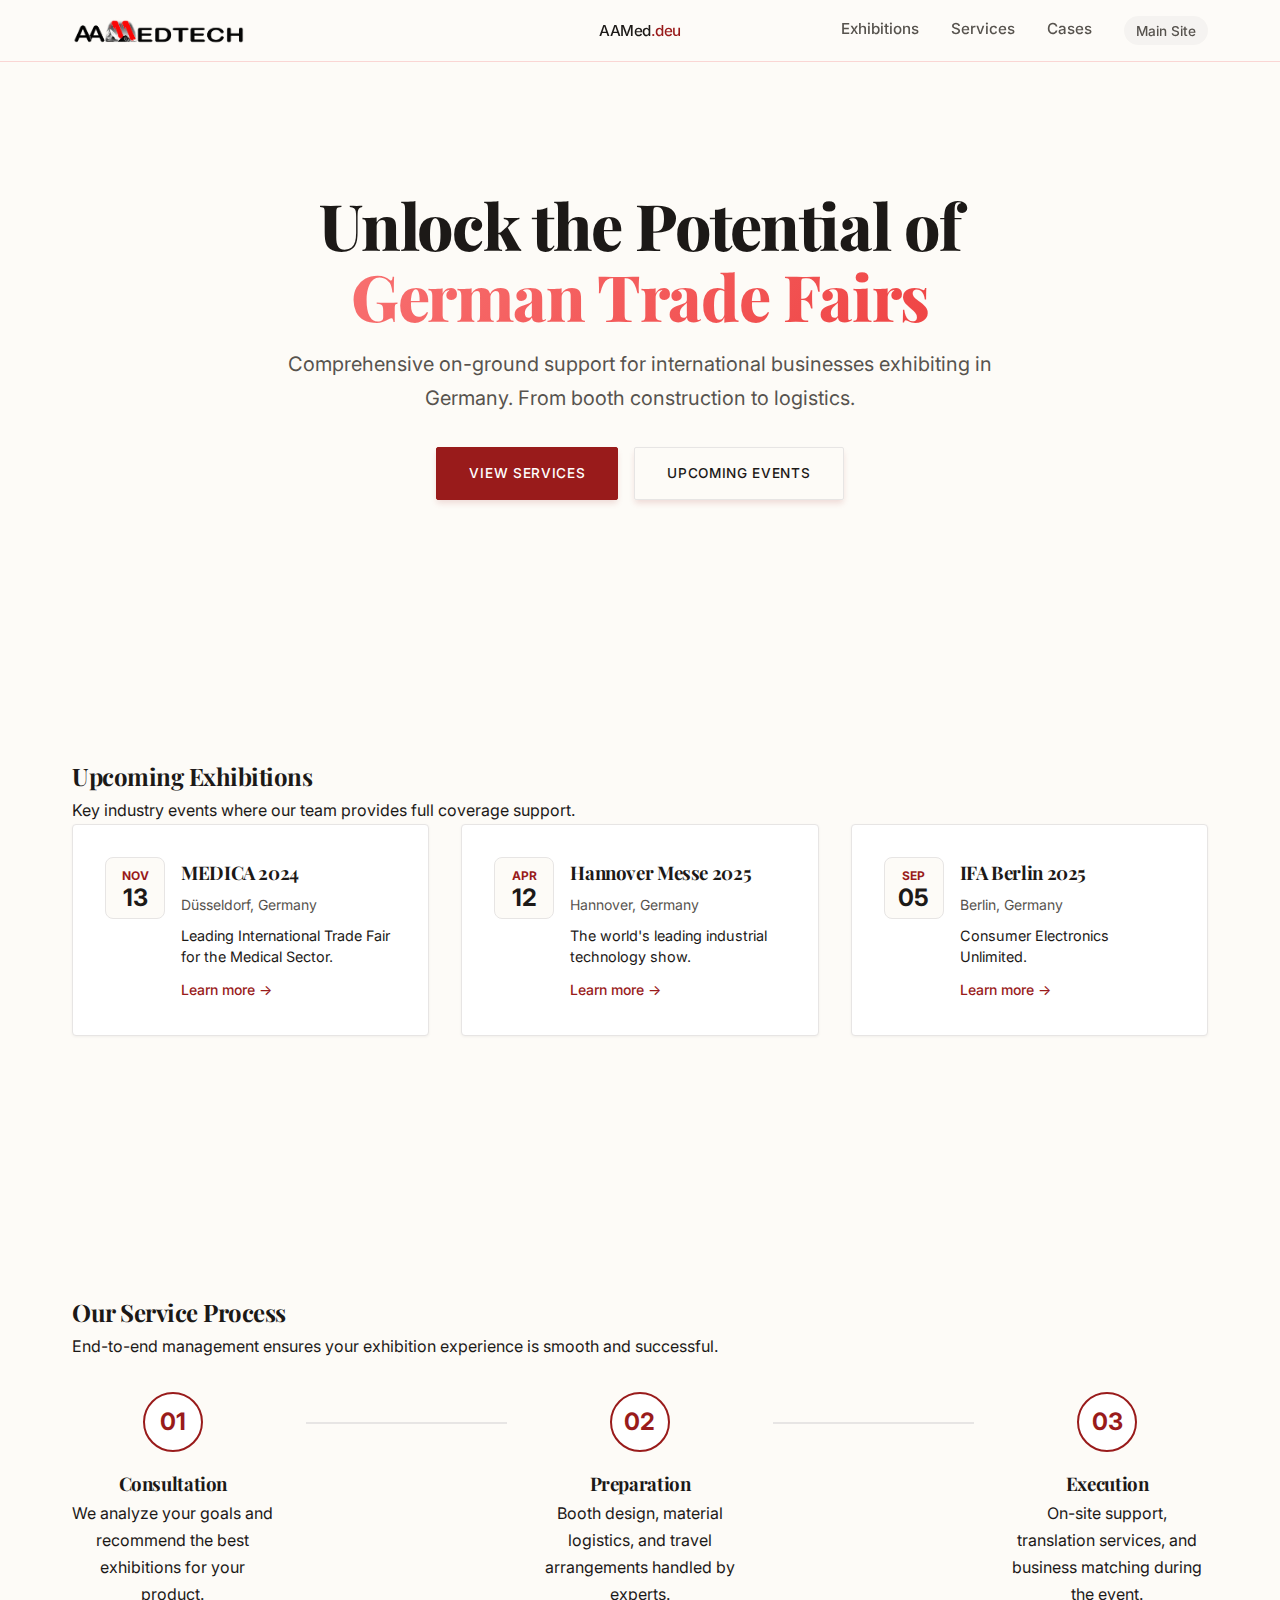
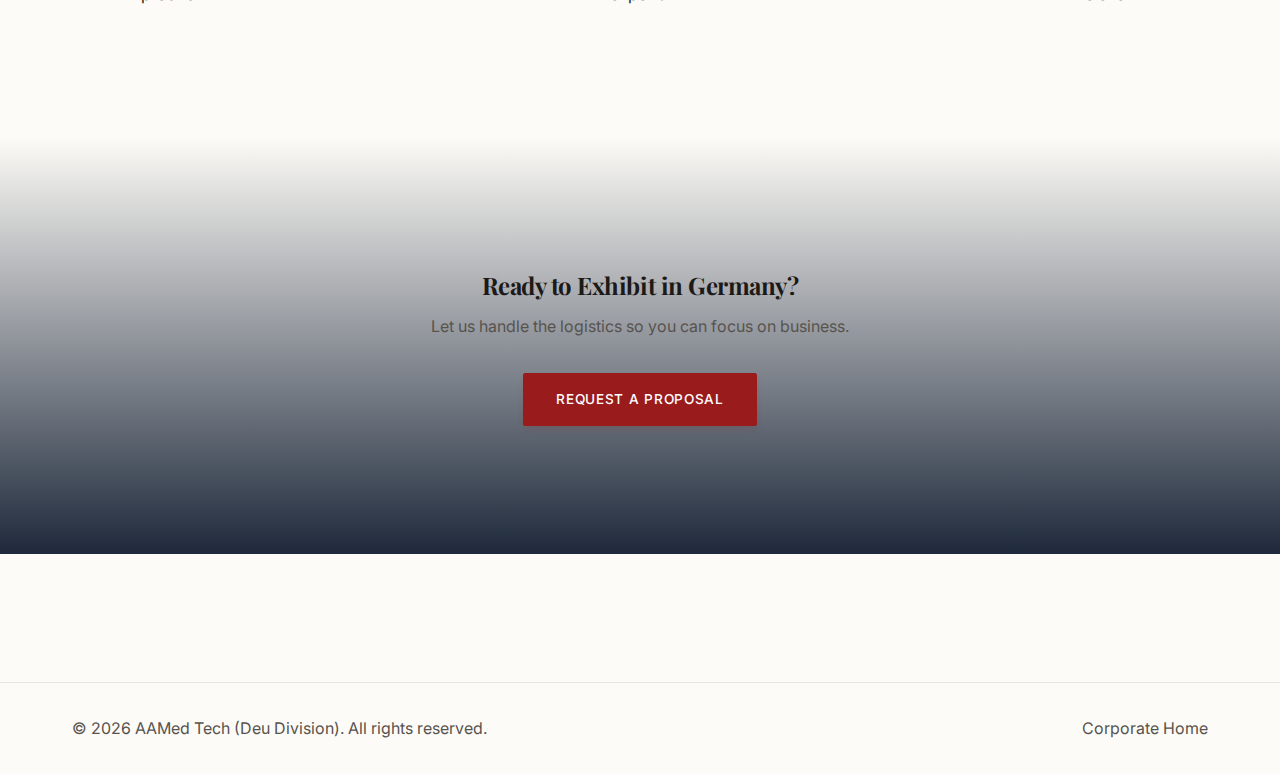
<file: deu/index.html>
<!DOCTYPE html>
<html lang="en" data-theme="deu">

<head>
    <meta charset="UTF-8">
    <meta name="viewport" content="width=device-width, initial-scale=1.0">
    <title>AAMed DEU | German Exhibition Services</title>
    <link rel="preconnect" href="https://fonts.googleapis.com">
    <link rel="preconnect" href="https://fonts.gstatic.com" crossorigin>
    <link href="https://fonts.googleapis.com/css2?family=Inter:wght@300;400;500;700&display=swap" rel="stylesheet">
    <link rel="stylesheet" href="../shared/style.css">
    <link rel="stylesheet" href="style.css">
</head>

<body>
    <header class="header">
        <div class="container nav">
            <img src="../shared/images/logo.png" alt="AAMed Tech Logo" class="header-logo">
            <a href="https://aamed.tech" class="page-title">AAMed<span
                    style="color: var(--color-accent-main)">.deu</span></a>
            <button class="mobile-menu-toggle" aria-label="Toggle menu">
                <span></span>
                <span></span>
                <span></span>
            </button>
            <nav class="nav-links">
                <a href="#exhibitions">Exhibitions</a>
                <a href="#services">Services</a>
                <a href="#cases">Cases</a>
                <!-- External Links -->
                <a href="https://aamed.tech" class="nav-subdomain" title="Main Domain">Main Site</a>
            </nav>
        </div>
    </header>

    <main>
        <section class="hero section">
            <div class="container hero-content">

                <h1>Unlock the Potential of <br><span class="gradient-text">German Trade Fairs</span></h1>
                <p class="hero-subtitle">Comprehensive on-ground support for international businesses exhibiting in
                    Germany. From booth construction to logistics.</p>
                <div class="hero-actions">
                    <a href="#services" class="btn">View Services</a>
                    <a href="#exhibitions" class="btn btn-outline">Upcoming Events</a>
                </div>
            </div>
            <div class="hero-bg-glow"></div>
        </section>

        <section id="exhibitions" class="section">
            <div class="container">
                <div class="section-header">
                    <h2>Upcoming Exhibitions</h2>
                    <p>Key industry events where our team provides full coverage support.</p>
                </div>
                <div class="exhibition-grid">
                    <!-- Exhibition Item 1 -->
                    <div class="card exhibition-card">
                        <div class="date-badge">
                            <span class="month">NOV</span>
                            <span class="day">13</span>
                        </div>
                        <div class="exhibition-details">
                            <h3>MEDICA 2024</h3>
                            <p class="location">Düsseldorf, Germany</p>
                            <p class="desc">Leading International Trade Fair for the Medical Sector.</p>
                            <a href="#" class="text-link">Learn more &rarr;</a>
                        </div>
                    </div>
                    <!-- Exhibition Item 2 -->
                    <div class="card exhibition-card">
                        <div class="date-badge">
                            <span class="month">APR</span>
                            <span class="day">12</span>
                        </div>
                        <div class="exhibition-details">
                            <h3>Hannover Messe 2025</h3>
                            <p class="location">Hannover, Germany</p>
                            <p class="desc">The world's leading industrial technology show.</p>
                            <a href="#" class="text-link">Learn more &rarr;</a>
                        </div>
                    </div>
                    <!-- Exhibition Item 3 -->
                    <div class="card exhibition-card">
                        <div class="date-badge">
                            <span class="month">SEP</span>
                            <span class="day">05</span>
                        </div>
                        <div class="exhibition-details">
                            <h3>IFA Berlin 2025</h3>
                            <p class="location">Berlin, Germany</p>
                            <p class="desc">Consumer Electronics Unlimited.</p>
                            <a href="#" class="text-link">Learn more &rarr;</a>
                        </div>
                    </div>
                </div>
            </div>
        </section>

        <section id="services" class="section services-section">
            <div class="container">
                <div class="section-header">
                    <h2>Our Service Process</h2>
                    <p>End-to-end management ensures your exhibition experience is smooth and successful.</p>
                </div>
                <div class="process-steps">
                    <div class="step">
                        <div class="step-number">01</div>
                        <h3>Consultation</h3>
                        <p>We analyze your goals and recommend the best exhibitions for your product.</p>
                    </div>
                    <div class="step-line"></div>
                    <div class="step">
                        <div class="step-number">02</div>
                        <h3>Preparation</h3>
                        <p>Booth design, material logistics, and travel arrangements handled by experts.</p>
                    </div>
                    <div class="step-line"></div>
                    <div class="step">
                        <div class="step-number">03</div>
                        <h3>Execution</h3>
                        <p>On-site support, translation services, and business matching during the event.</p>
                    </div>
                </div>
            </div>
        </section>

        <section id="contact" class="section contact-banner">
            <div class="container">
                <h2>Ready to Exhibit in Germany?</h2>
                <p>Let us handle the logistics so you can focus on business.</p>
                <a href="mailto:info@aamed.de" class="btn">Request a Proposal</a>
            </div>
        </section>
    </main>

    <footer class="footer">
        <div class="container">
            <p>&copy; 2026 AAMed Tech (Deu Division). All rights reserved.</p>
            <div class="footer-links">
                <a href="https://aamed.tech">Corporate Home</a>
            </div>
        </div>
    </footer>

    <script>
        // Mobile menu toggle
        const menuToggle = document.querySelector('.mobile-menu-toggle');
        const navLinks = document.querySelector('.nav-links');

        menuToggle.addEventListener('click', () => {
            navLinks.classList.toggle('active');
            menuToggle.classList.toggle('active');
        });

        // Close menu when clicking a link
        document.querySelectorAll('.nav-links a').forEach(link => {
            link.addEventListener('click', () => {
                navLinks.classList.remove('active');
                menuToggle.classList.remove('active');
            });
        });
    </script>
</body>

</html>
</file>
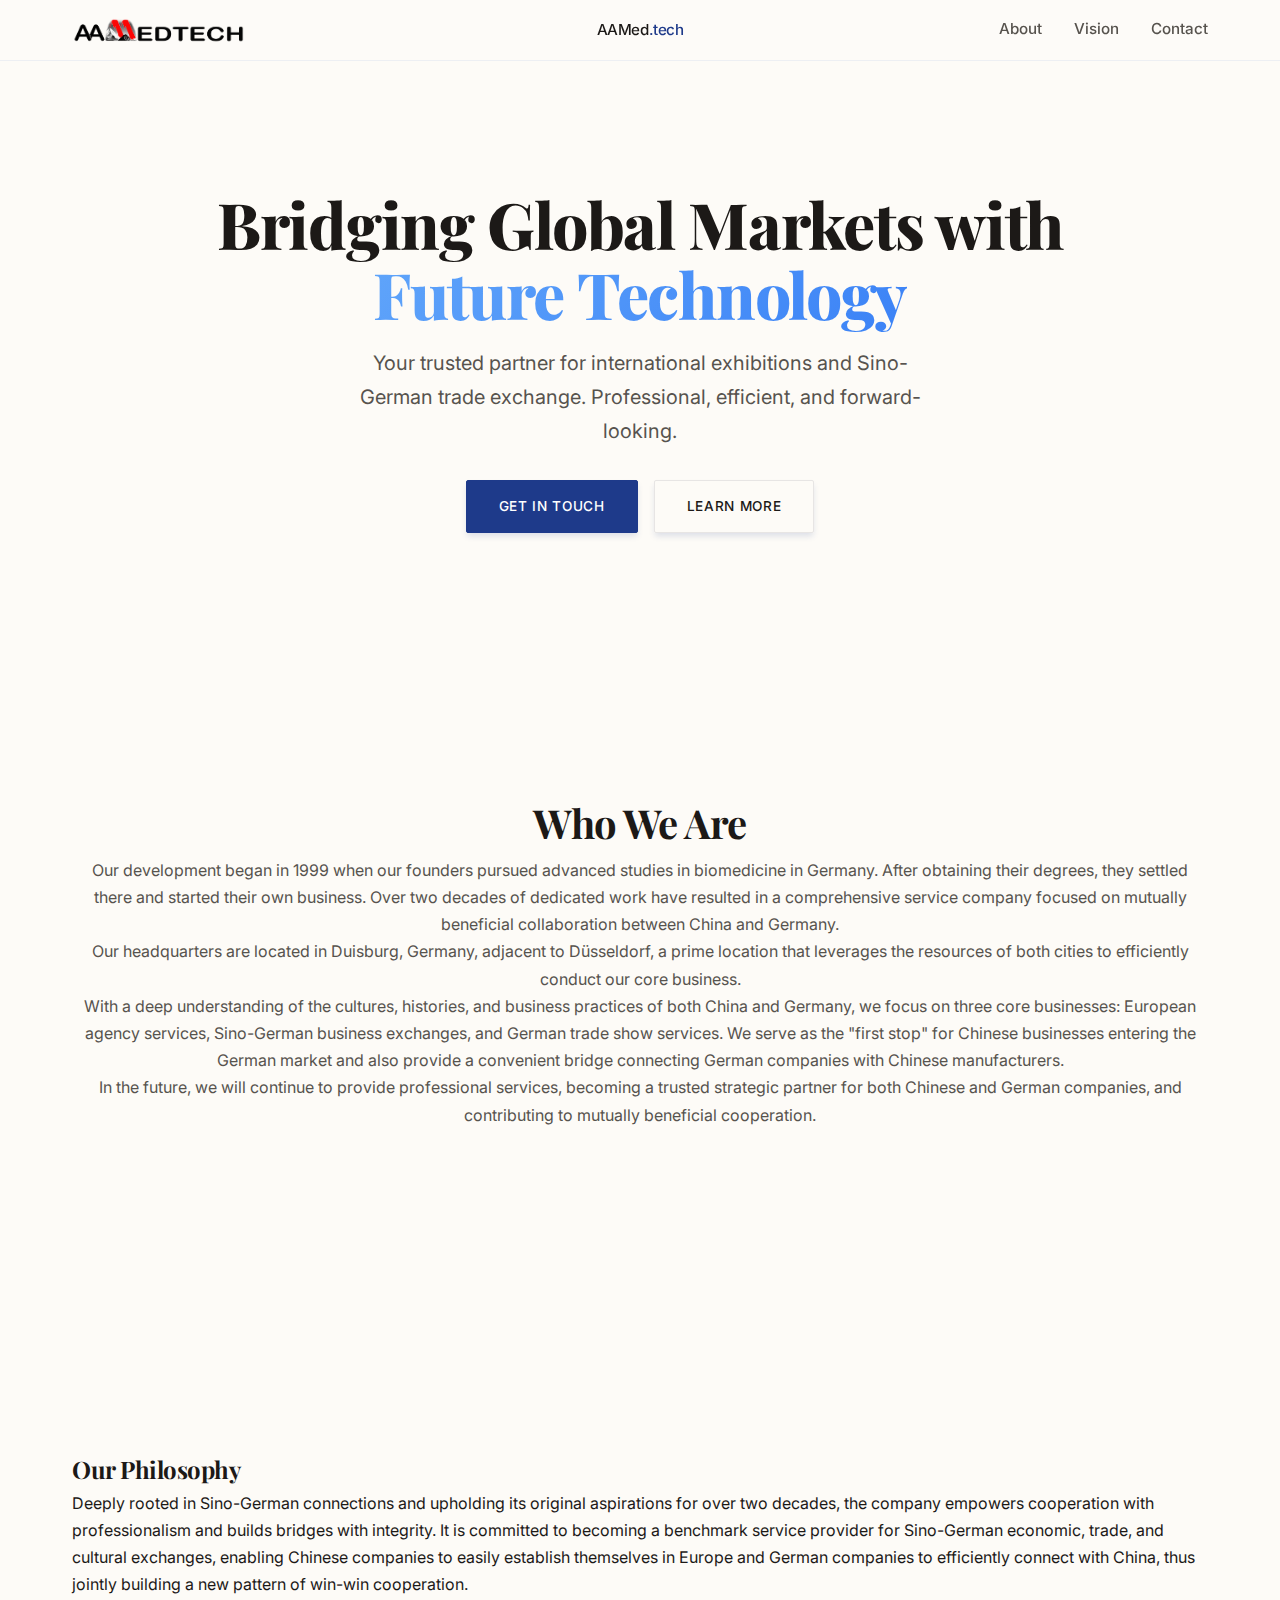
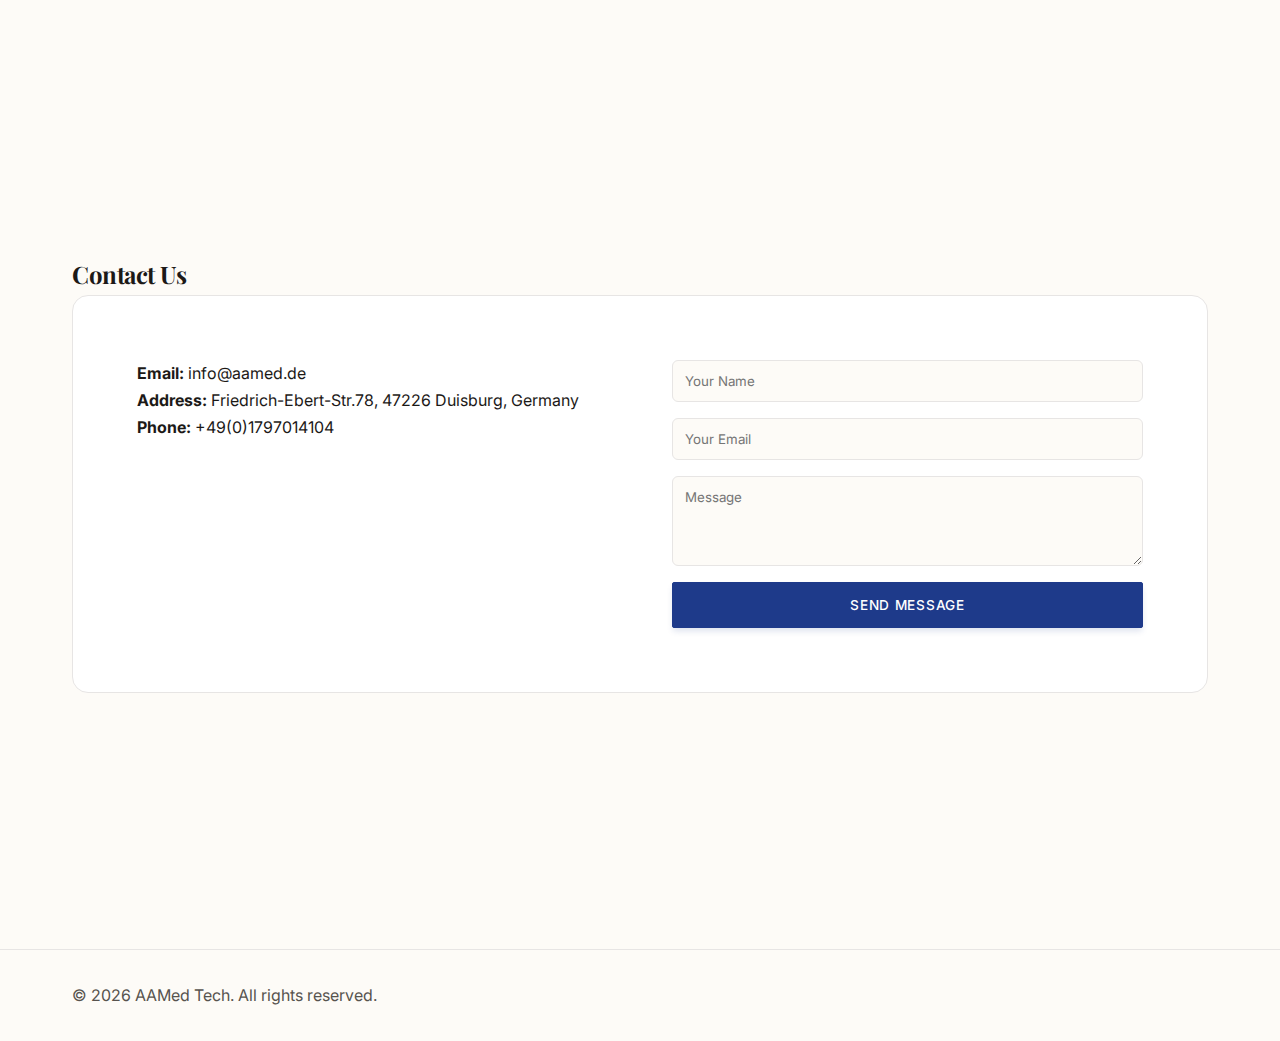
<file: main/index.html>
<!DOCTYPE html>
<html lang="en">

<head>
    <meta charset="UTF-8">
    <meta name="viewport" content="width=device-width, initial-scale=1.0">
    <title>AAMed Tech | Linking Future Technologies</title>
    <link rel="preconnect" href="https://fonts.googleapis.com">
    <link rel="preconnect" href="https://fonts.gstatic.com" crossorigin>
    <link href="https://fonts.googleapis.com/css2?family=Inter:wght@300;400;500;700&display=swap" rel="stylesheet">
    <link rel="stylesheet" href="../shared/style.css">
    <link rel="stylesheet" href="style.css">
</head>

<body>
    <header class="header">
        <div class="container nav">
            <img src="../shared/images/logo.png" alt="AAMed Tech Logo" class="header-logo">
            <a href="/" class="page-title">AAMed<span style="color: var(--color-accent-main)">.tech</span></a>
            <button class="mobile-menu-toggle" aria-label="Toggle menu">
                <span></span>
                <span></span>
                <span></span>
            </button>
            <nav class="nav-links">
                <a href="#about">About</a>
                <a href="#vision">Vision</a>
                <a href="#contact">Contact</a>
            </nav>
        </div>
    </header>

    <main>
        <section class="hero section">
            <div class="container hero-content">
                <h1>Bridging Global Markets with <br><span class="gradient-text">Future Technology</span></h1>
                <p class="hero-subtitle">Your trusted partner for international exhibitions and Sino-German trade
                    exchange. Professional, efficient, and forward-looking.</p>
                <div class="hero-actions">
                    <a href="#contact" class="btn">Get in Touch</a>
                    <a href="#about" class="btn btn-outline">Learn More</a>
                </div>
            </div>
        </section>

        <section id="about" class="section about-section">
            <div class="container">
                <div class="section-header">
                    <h2>Who We Are</h2>
                    <p>Our development began in 1999 when our founders pursued advanced studies in biomedicine in
                        Germany. After obtaining their degrees, they settled there and started their own business. Over
                        two decades of dedicated work have resulted in a comprehensive service company focused on
                        mutually beneficial collaboration between China and Germany.</p>
                    <p>Our headquarters are located in Duisburg, Germany, adjacent to Düsseldorf, a prime location that
                        leverages the resources of both cities to efficiently conduct our core business.</p>
                    <p>With a deep understanding of the cultures, histories, and business practices of both China and
                        Germany, we focus on three core businesses: European agency services, Sino-German business
                        exchanges, and German trade show services. We serve as the "first stop" for Chinese businesses
                        entering the German market and also provide a convenient bridge connecting German companies with
                        Chinese manufacturers.</p>
                    <p>In the future, we will continue to provide professional services, becoming a trusted strategic
                        partner for both Chinese and German companies, and contributing to mutually beneficial
                        cooperation.</p>
                </div>
            </div>
        </section>

        <section id="vision" class="section vision-section">
            <div class="container">
                <div class="vision-content">
                    <h2>Our Philosophy</h2>
                    <p>Deeply rooted in Sino-German connections and upholding its original aspirations for over two
                        decades, the company empowers cooperation with professionalism and builds bridges with
                        integrity. It is committed to becoming a benchmark service provider for Sino-German economic,
                        trade, and cultural exchanges, enabling Chinese companies to easily establish themselves in
                        Europe and German companies to efficiently connect with China, thus jointly building a new
                        pattern of win-win cooperation.</p>
                </div>
            </div>
        </section>

        <section id="contact" class="section contact-section">
            <div class="container">
                <h2>Contact Us</h2>
                <div class="contact-grid">
                    <div class="contact-info">
                        <p><strong>Email:</strong> info@aamed.de</p>
                        <p><strong>Address:</strong> Friedrich-Ebert-Str.78, 47226 Duisburg, Germany</p>
                        <p><strong>Phone:</strong> +49(0)1797014104</p>
                    </div>
                    <form class="contact-form" action="https://formspree.io/f/mkorkqyq" method="POST">
                        <input type="text" name="name" placeholder="Your Name" required>
                        <input type="email" name="email" placeholder="Your Email" required>
                        <textarea name="message" rows="4" placeholder="Message" required></textarea>
                        <button type="submit" class="btn">Send Message</button>
                    </form>
                </div>
            </div>
        </section>
    </main>

    <footer class="footer">
        <div class="container">
            <p>&copy; 2026 AAMed Tech. All rights reserved.</p>
            <div class="footer-links">
                <!-- Links removed per request -->
            </div>
        </div>
    </footer>

    <script>
        // Mobile menu toggle
        const menuToggle = document.querySelector('.mobile-menu-toggle');
        const navLinks = document.querySelector('.nav-links');

        menuToggle.addEventListener('click', () => {
            navLinks.classList.toggle('active');
            menuToggle.classList.toggle('active');
        });

        // Close menu when clicking a link
        document.querySelectorAll('.nav-links a').forEach(link => {
            link.addEventListener('click', () => {
                navLinks.classList.remove('active');
                menuToggle.classList.remove('active');
            });
        });
    </script>
</body>

</html>
</file>
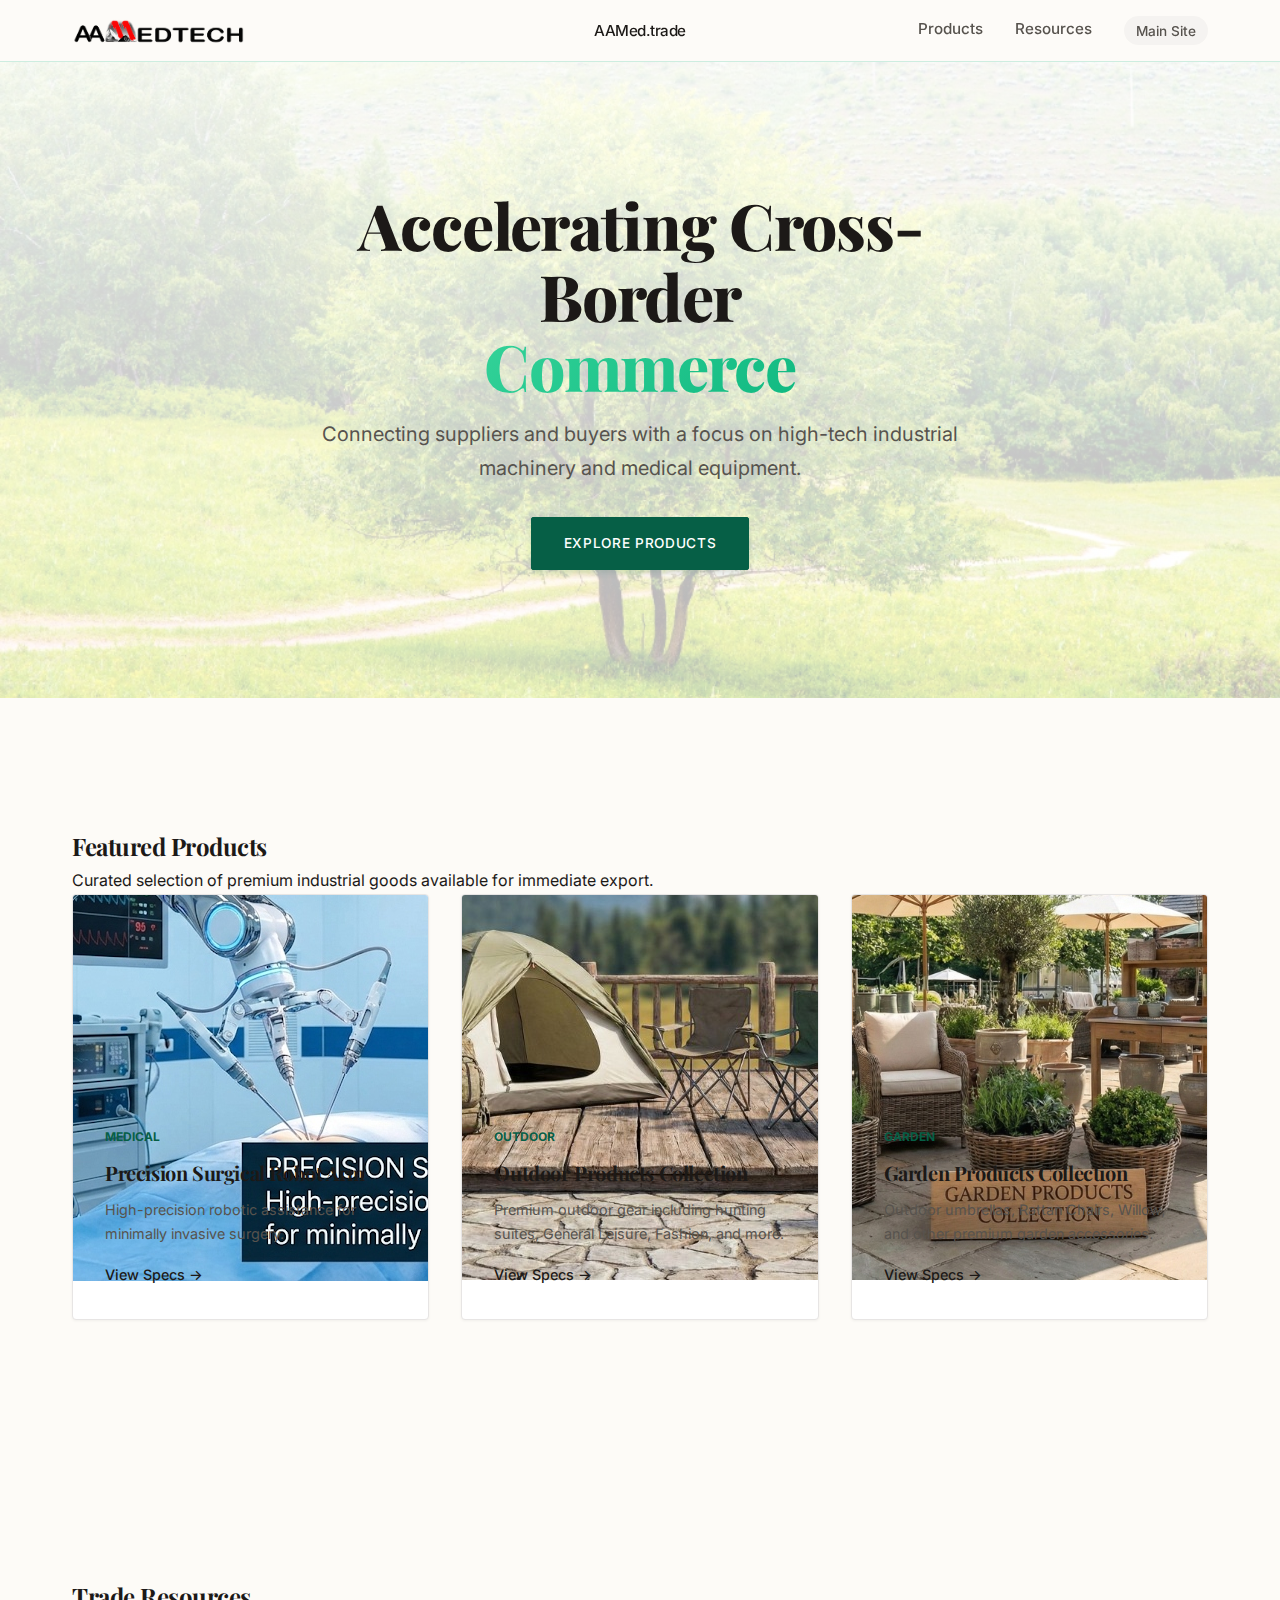
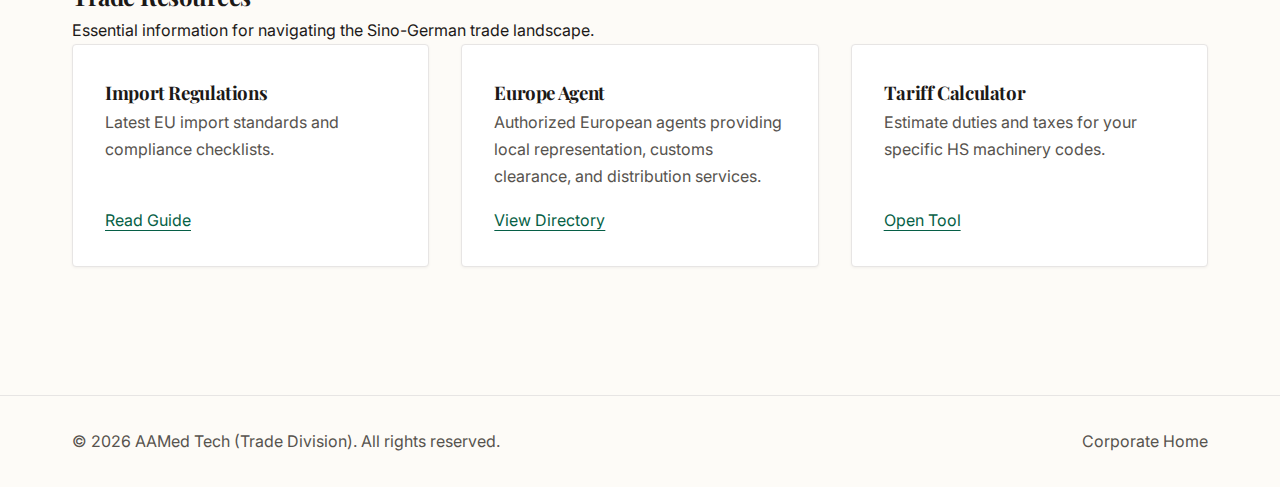
<file: trade/index.html>
<!DOCTYPE html>
<html lang="en" data-theme="trade">

<head>
    <meta charset="UTF-8">
    <meta name="viewport" content="width=device-width, initial-scale=1.0">
    <title>AAMed Trade | Sino-German Commerce</title>
    <link rel="stylesheet" href="../shared/style.css">
    <link rel="stylesheet" href="style.css">
</head>

<body>
    <header class="header">
        <div class="container nav">
            <img src="../shared/images/logo.png" alt="AAMed Tech Logo" class="header-logo">
            <a href="https://aamed.tech" class="page-title">AAMed<span class="logo-accent">.trade</span></a>
            <button class="mobile-menu-toggle" aria-label="Toggle menu">
                <span></span>
                <span></span>
                <span></span>
            </button>
            <nav class="nav-links">
                <a href="#products">Products</a>
                <a href="#resources">Resources</a>
                <!-- External Links -->
                <a href="https://aamed.tech" class="nav-subdomain" title="Main Domain">Main Site</a>
            </nav>
        </div>
    </header>

    <main>
        <section class="hero section">
            <div class="container hero-content">

                <h1>Accelerating Cross-Border <br><span class="gradient-text">Commerce</span></h1>
                <p class="hero-subtitle">Connecting suppliers and buyers with a focus on high-tech industrial machinery
                    and medical equipment.</p>
                <div class="hero-actions">
                    <a href="#products" class="btn">Explore Products</a>
                </div>
            </div>
            <div class="hero-bg-glow"></div>
        </section>

        <section id="products" class="section">
            <div class="container">
                <div class="section-header">
                    <h2>Featured Products</h2>
                    <p>Curated selection of premium industrial goods available for immediate export.</p>
                </div>



                <div class="product-grid">
                    <!-- Product 1 -->
                    <div class="card product-card">
                        <div class="product-image">
                            <img src="assets/images/surgical_robot_card.jpg" alt="Precision Surgical Robot Arm">
                        </div>
                        <div class="product-info">
                            <span class="category">Medical</span>
                            <h3>Precision Surgical Robot Arm</h3>
                            <p>High-precision robotic assistance for minimally invasive surgery.</p>
                            <a href="products/robot.html" class="details-link">View Specs &rarr;</a>
                        </div>
                    </div>
                    <!-- Product 2 -->
                    <div class="card product-card">
                        <div class="product-image">
                            <img src="assets/images/outdoor_card.jpg" alt="Outdoor Products Collection">
                        </div>
                        <div class="product-info">
                            <span class="category">Outdoor</span>
                            <h3>Outdoor Products Collection</h3>
                            <p>Premium outdoor gear including hunting suites, General Leisure, Fashion, and more.</p>
                            <a href="products/outdoor.html" class="details-link">View Specs &rarr;</a>
                        </div>
                    </div>
                    <!-- Product 3 -->
                    <div class="card product-card">
                        <div class="product-image">
                            <img src="assets/images/garden_card.jpg" alt="Garden Products Collection">
                        </div>
                        <div class="product-info">
                            <span class="category">Garden</span>
                            <h3>Garden Products Collection</h3>
                            <p>Outdoor umbrellas, Rattan Chairs, Willow, and other premium garden accessories.</p>
                            <a href="products/garden.html" class="details-link">View Specs &rarr;</a>
                        </div>
                    </div>
                </div>
            </div>
        </section>

        <section id="resources" class="section resources-section">
            <div class="container">
                <div class="section-header">
                    <h2>Trade Resources</h2>
                    <p>Essential information for navigating the Sino-German trade landscape.</p>
                </div>
                <div class="grid-3">
                    <div class="card resource-card">
                        <h3>Import Regulations</h3>
                        <p>Latest EU import standards and compliance checklists.</p>
                        <a href="resources/import.html" class="link-btn">Read Guide</a>
                    </div>
                    <div class="card resource-card">
                        <h3>Europe Agent</h3>
                        <p>Authorized European agents providing local representation, customs clearance, and
                            distribution services.</p>
                        <a href="resources/logistics.html" class="link-btn">View Directory</a>
                    </div>
                    <div class="card resource-card">
                        <h3>Tariff Calculator</h3>
                        <p>Estimate duties and taxes for your specific HS machinery codes.</p>
                        <a href="resources/tariff.html" class="link-btn">Open Tool</a>
                    </div>
                </div>
            </div>
        </section>


    </main>

    <footer class="footer">
        <div class="container">
            <p>&copy; 2026 AAMed Tech (Trade Division). All rights reserved.</p>
            <div class="footer-links">
                <a href="https://aamed.tech">Corporate Home</a>
            </div>
        </div>
    </footer>

    <script>
        // Mobile menu toggle
        const menuToggle = document.querySelector('.mobile-menu-toggle');
        const navLinks = document.querySelector('.nav-links');

        menuToggle.addEventListener('click', () => {
            navLinks.classList.toggle('active');
            menuToggle.classList.toggle('active');
        });

        // Close menu when clicking a link
        document.querySelectorAll('.nav-links a').forEach(link => {
            link.addEventListener('click', () => {
                navLinks.classList.remove('active');
                menuToggle.classList.remove('active');
            });
        });
    </script>
</body>

</html>
</file>
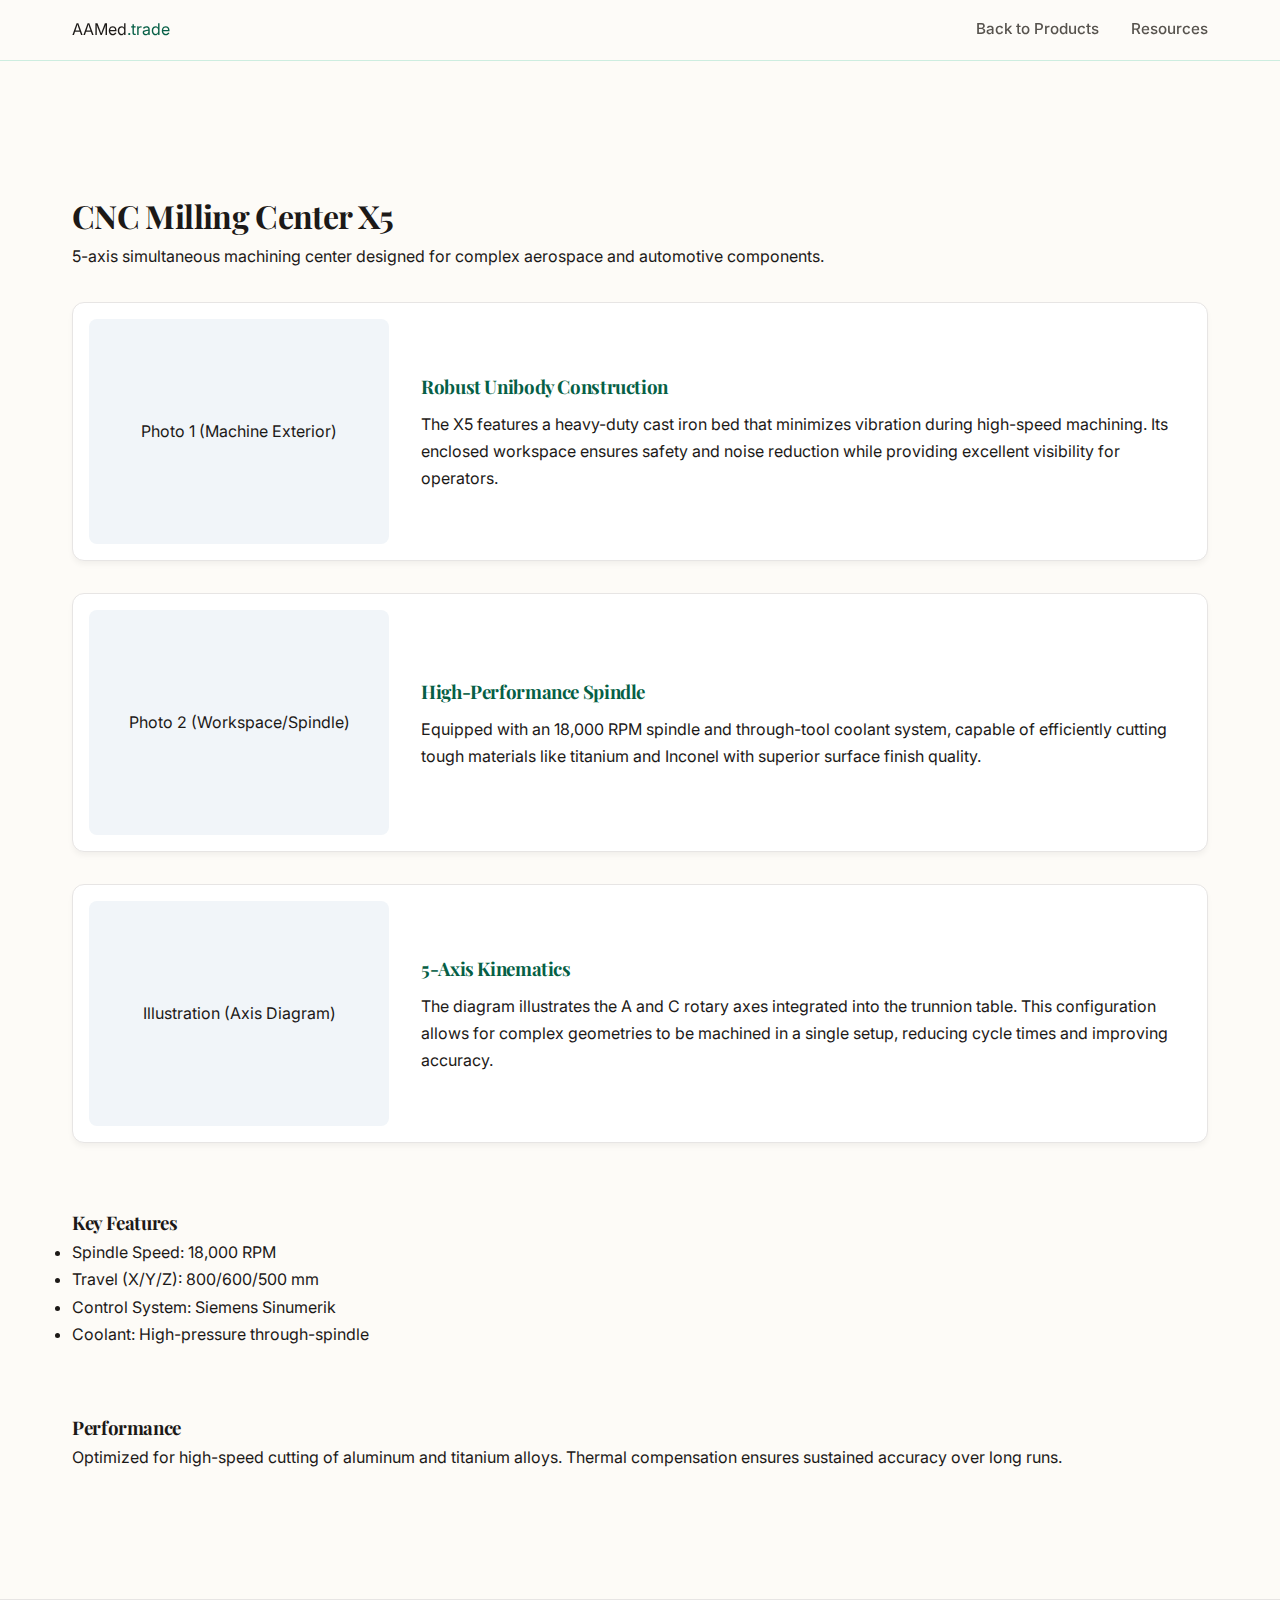
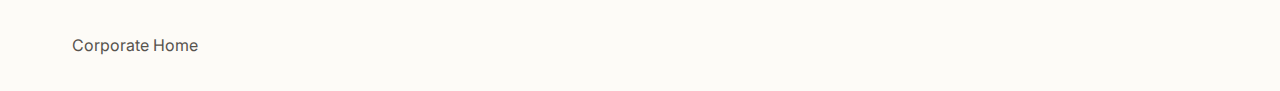
<file: trade/products/cnc.html>
<!DOCTYPE html>
<html lang="en" data-theme="trade">

<head>
    <meta charset="UTF-8">
    <meta name="viewport" content="width=device-width, initial-scale=1.0">
    <title>CNC Milling Center X5 | AAMed Trade</title>
    <link href="https://fonts.googleapis.com/css2?family=Inter:wght@300;400;500;700&display=swap" rel="stylesheet">
    <link rel="stylesheet" href="../../shared/style.css">
    <link rel="stylesheet" href="../style.css">
    <style>
        .gallery-container {
            display: flex;
            flex-direction: column;
            gap: var(--spacing-md);
            margin-top: var(--spacing-md);
        }

        .gallery-row {
            display: flex;
            gap: var(--spacing-md);
            align-items: center;
            background-color: var(--color-bg-card);
            border: 1px solid var(--color-border);
            border-radius: 0.75rem;
            padding: var(--spacing-sm);
            box-shadow: 0 4px 6px -1px rgba(0, 0, 0, 0.05);
        }

        .gallery-image {
            flex: 0 0 300px;
            aspect-ratio: 4/3;
            background-color: #f1f5f9;
            border-radius: 0.5rem;
            display: flex;
            align-items: center;
            justify-content: center;
            overflow: hidden;
        }

        .gallery-text {
            flex: 1;
        }

        .gallery-text h3 {
            margin-bottom: 0.5rem;
            color: var(--color-accent-main);
        }

        @media (max-width: 768px) {
            .gallery-row {
                flex-direction: column;
            }

            .gallery-image {
                width: 100%;
                flex: auto;
            }
        }
    </style>
</head>

<body>
    <header class="header">
        <div class="container nav">
            <a href="https://aamed.tech" class="logo">AAMed<span
                    style="color: var(--color-accent-main)">.trade</span></a>
            <nav class="nav-links">
                <a href="../index.html#products">Back to Products</a>
                <a href="../index.html#resources">Resources</a>
            </nav>
        </div>
    </header>

    <main>
        <section class="section">
            <div class="container">
                <h1>CNC Milling Center X5</h1>
                <p class="lead">5-axis simultaneous machining center designed for complex aerospace and automotive
                    components.</p>

                <div class="gallery-container">
                    <!-- Item 1 -->
                    <div class="gallery-row">
                        <div class="gallery-image">
                            <span>Photo 1 (Machine Exterior)</span>
                        </div>
                        <div class="gallery-text">
                            <h3>Robust Unibody Construction</h3>
                            <p>The X5 features a heavy-duty cast iron bed that minimizes vibration during high-speed
                                machining. Its enclosed workspace ensures safety and noise reduction while providing
                                excellent visibility for operators.</p>
                        </div>
                    </div>
                    <!-- Item 2 -->
                    <div class="gallery-row">
                        <div class="gallery-image">
                            <span>Photo 2 (Workspace/Spindle)</span>
                        </div>
                        <div class="gallery-text">
                            <h3>High-Performance Spindle</h3>
                            <p>Equipped with an 18,000 RPM spindle and through-tool coolant system, capable of
                                efficiently cutting tough materials like titanium and Inconel with superior surface
                                finish quality.</p>
                        </div>
                    </div>
                    <!-- Item 3 -->
                    <div class="gallery-row">
                        <div class="gallery-image">
                            <span>Illustration (Axis Diagram)</span>
                        </div>
                        <div class="gallery-text">
                            <h3>5-Axis Kinematics</h3>
                            <p>The diagram illustrates the A and C rotary axes integrated into the trunnion table. This
                                configuration allows for complex geometries to be machined in a single setup, reducing
                                cycle times and improving accuracy.</p>
                        </div>
                    </div>
                </div>

                <div class="grid-2" style="margin-top: var(--spacing-lg); display: grid; gap: var(--spacing-lg);">
                    <div>
                        <h3>Key Features</h3>
                        <ul>
                            <li>Spindle Speed: 18,000 RPM</li>
                            <li>Travel (X/Y/Z): 800/600/500 mm</li>
                            <li>Control System: Siemens Sinumerik</li>
                            <li>Coolant: High-pressure through-spindle</li>
                        </ul>
                    </div>
                    <div>
                        <h3>Performance</h3>
                        <p>Optimized for high-speed cutting of aluminum and titanium alloys. Thermal compensation
                            ensures sustained accuracy over long runs.</p>
                    </div>
                </div>
            </div>
        </section>
    </main>

    <footer class="footer">
        <div class="container">
            <div class="footer-links">
                <a href="https://aamed.tech">Corporate Home</a>
            </div>
        </div>
    </footer>
</body>

</html>
</file>
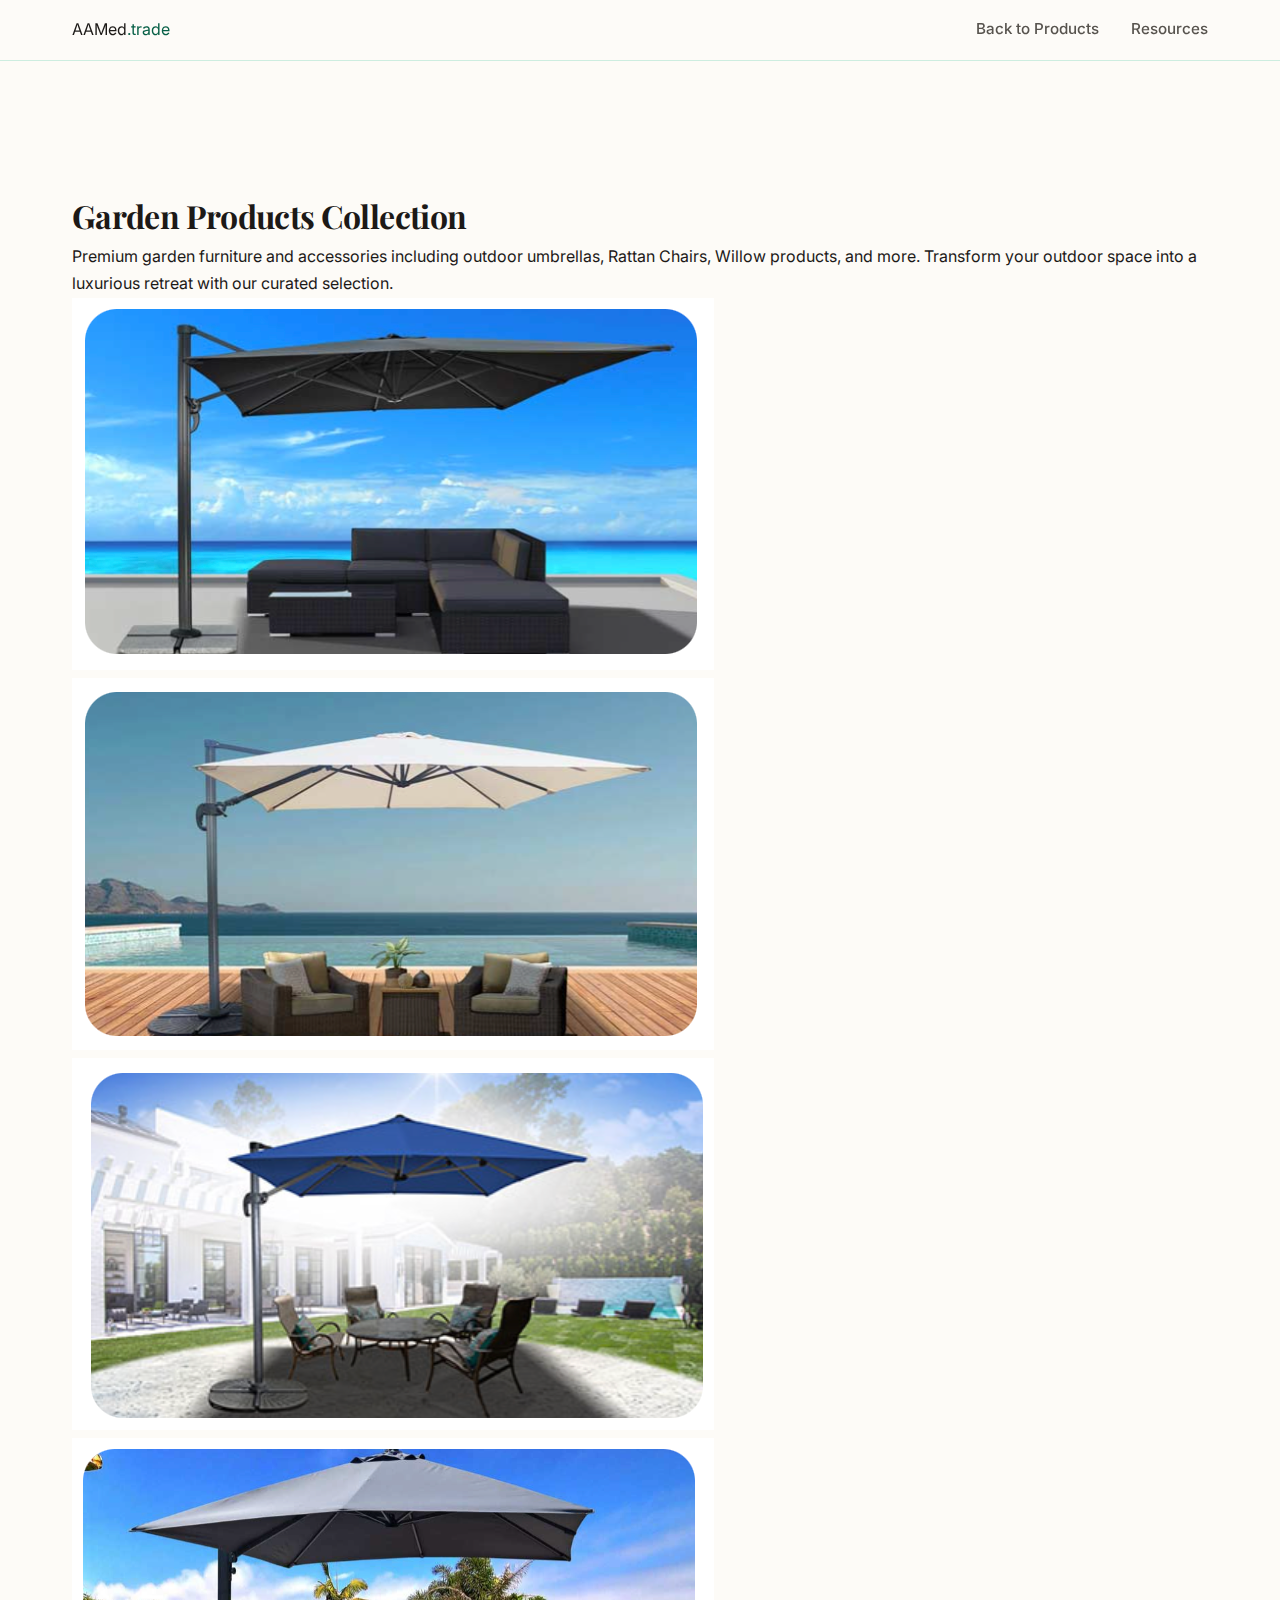
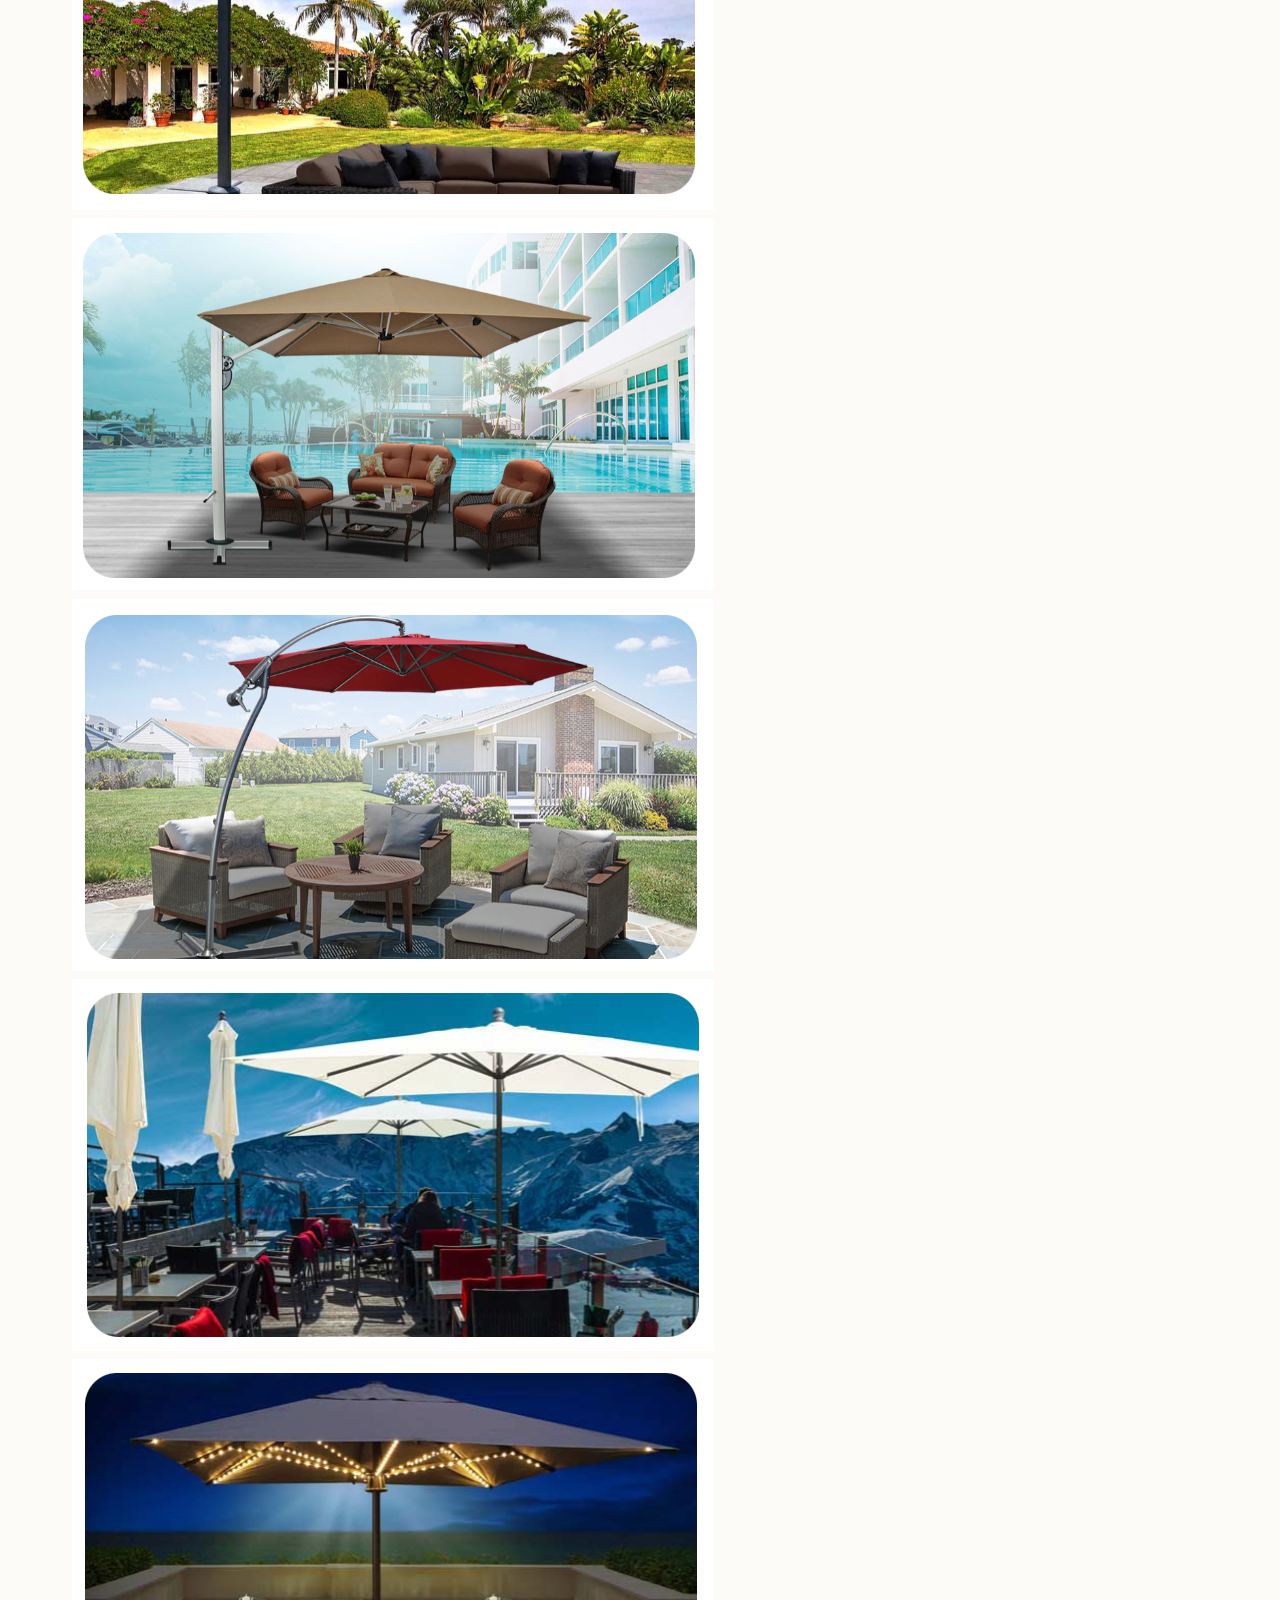
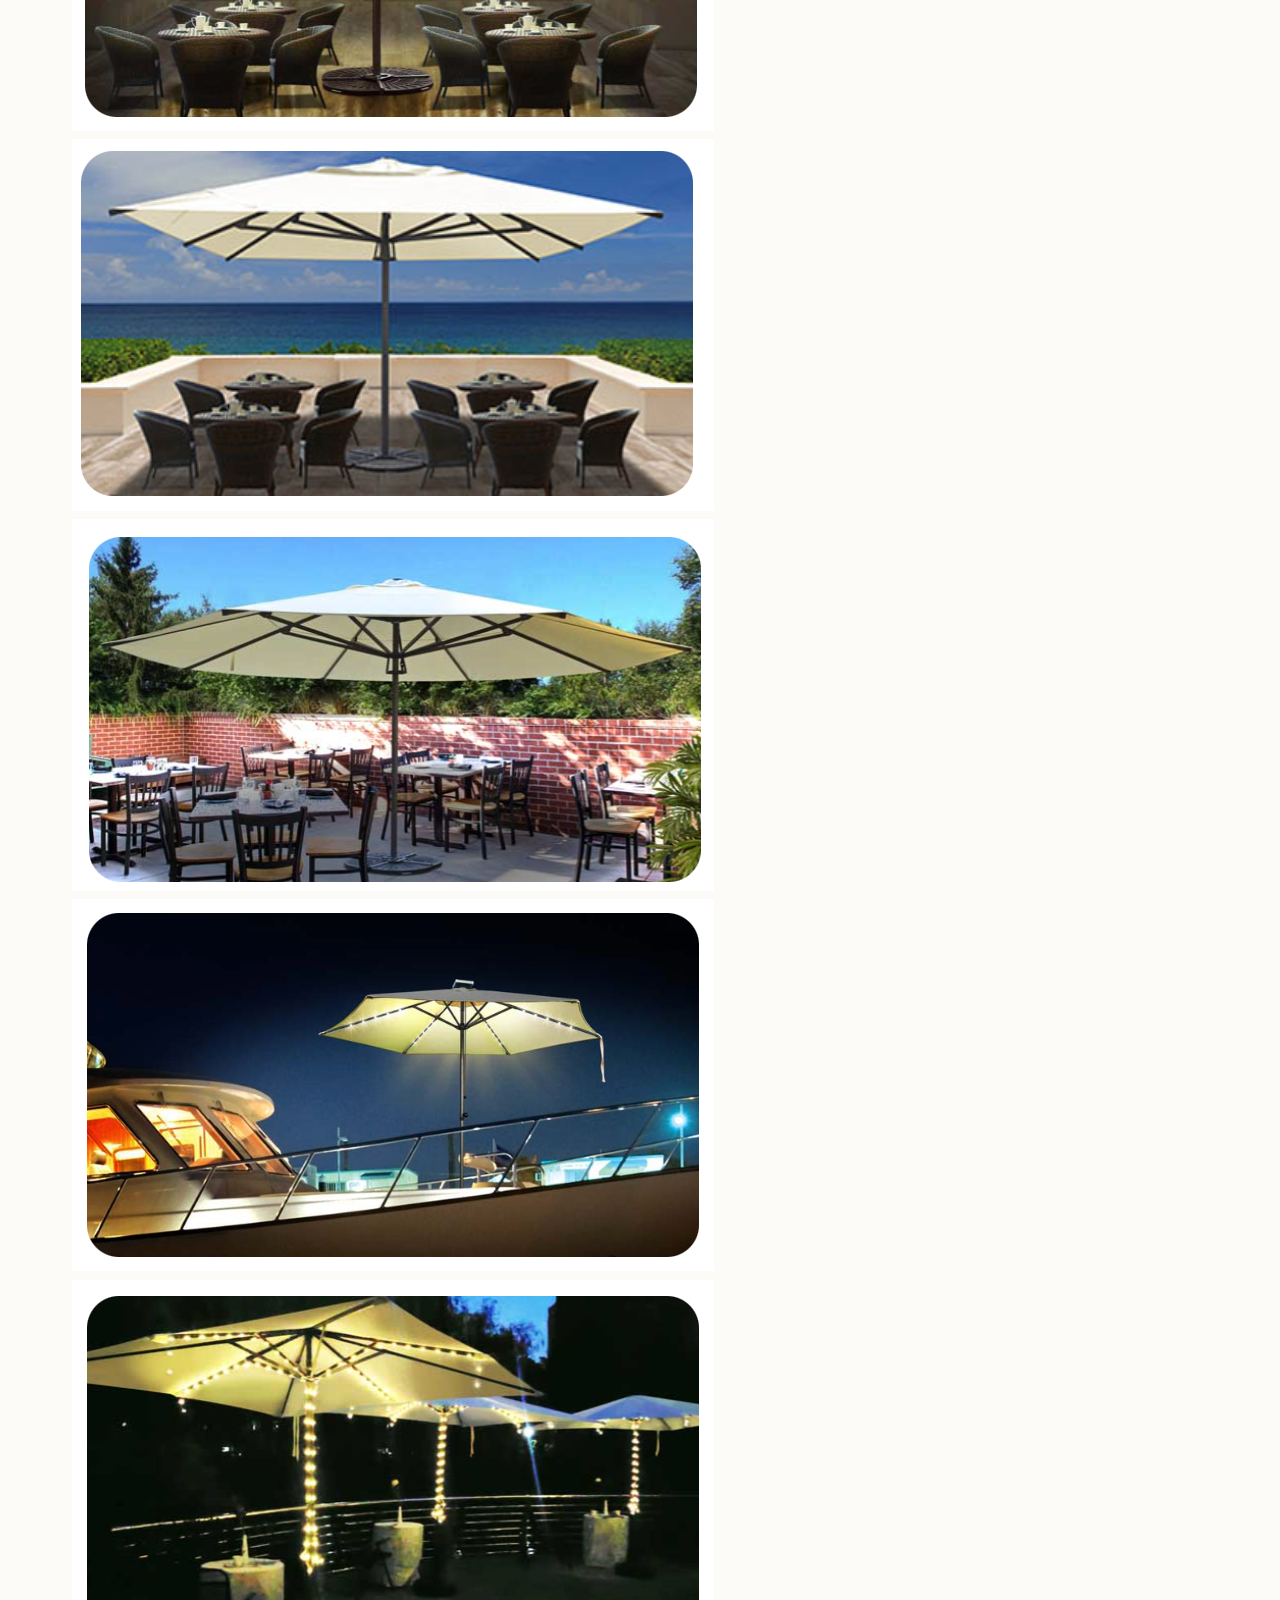
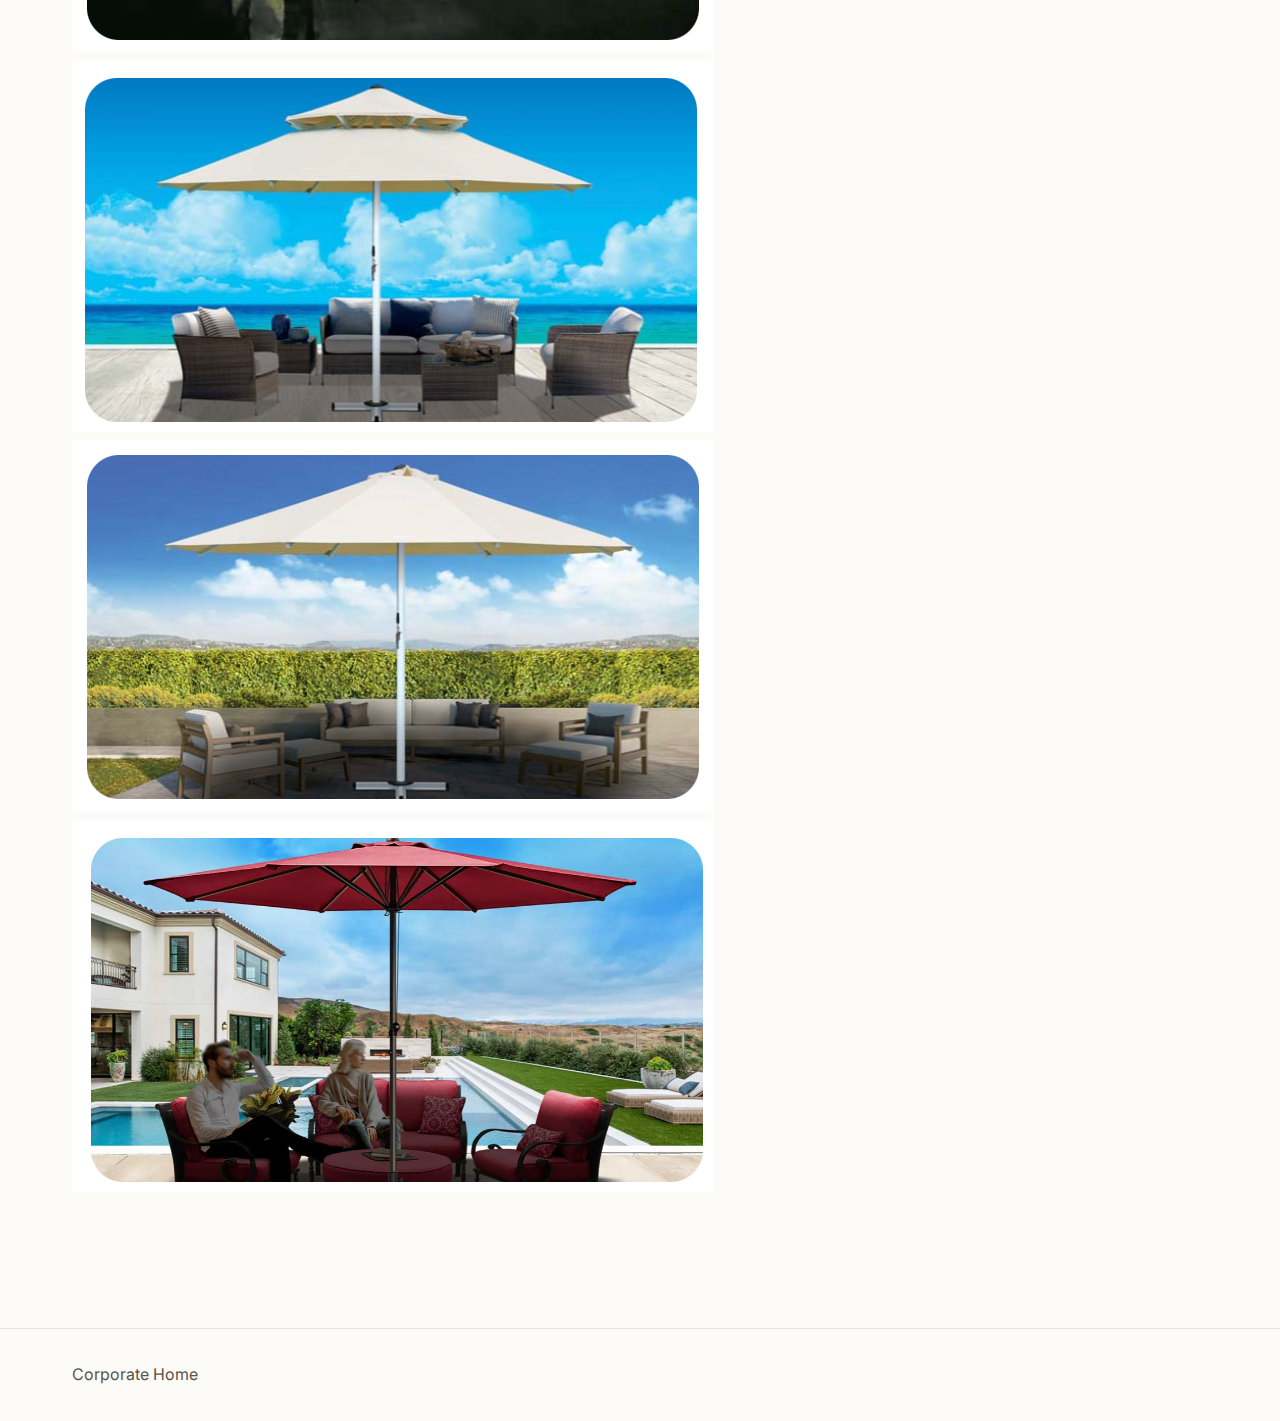
<file: trade/products/garden.html>
<!DOCTYPE html>
<html lang="en" data-theme="trade">

<head>
    <meta charset="UTF-8">
    <meta name="viewport" content="width=device-width, initial-scale=1.0">
    <title>Garden Products Collection | AAMed Trade</title>
    <link rel="stylesheet" href="../../shared/style.css">
    <link rel="stylesheet" href="../style.css">
</head>

<body>
    <header class="header">
        <div class="container nav">
            <a href="https://aamed.tech" class="logo">AAMed<span
                    style="color: var(--color-accent-main)">.trade</span></a>
            <nav class="nav-links">
                <a href="../index.html#products">Back to Products</a>
                <a href="../index.html#resources">Resources</a>
            </nav>
        </div>
    </header>

    <main>
        <section class="section">
            <div class="container">
                <h1>Garden Products Collection</h1>
                <p class="lead">Premium garden furniture and accessories including outdoor umbrellas, Rattan Chairs,
                    Willow products, and more. Transform your outdoor space into a luxurious retreat with our curated
                    selection.</p>

                <div class="product-gallery">
                    <div class="gallery-image-card">
                        <img src="../assets/images/garden_1.png" alt="Garden Product 1" loading="lazy">
                    </div>
                    <div class="gallery-image-card">
                        <img src="../assets/images/garden_2.png" alt="Garden Product 2" loading="lazy">
                    </div>
                    <div class="gallery-image-card">
                        <img src="../assets/images/garden_3.png" alt="Garden Product 3" loading="lazy">
                    </div>
                    <div class="gallery-image-card">
                        <img src="../assets/images/garden_4.png" alt="Garden Product 4" loading="lazy">
                    </div>
                    <div class="gallery-image-card">
                        <img src="../assets/images/garden_5.png" alt="Garden Product 5" loading="lazy">
                    </div>
                    <div class="gallery-image-card">
                        <img src="../assets/images/garden_6.png" alt="Garden Product 6" loading="lazy">
                    </div>
                    <div class="gallery-image-card">
                        <img src="../assets/images/garden_7.png" alt="Garden Product 7" loading="lazy">
                    </div>
                    <div class="gallery-image-card">
                        <img src="../assets/images/garden_8.png" alt="Garden Product 8" loading="lazy">
                    </div>
                    <div class="gallery-image-card">
                        <img src="../assets/images/garden_9.png" alt="Garden Product 9" loading="lazy">
                    </div>
                    <div class="gallery-image-card">
                        <img src="../assets/images/garden_10.png" alt="Garden Product 10" loading="lazy">
                    </div>
                    <div class="gallery-image-card">
                        <img src="../assets/images/garden_11.png" alt="Garden Product 11" loading="lazy">
                    </div>
                    <div class="gallery-image-card">
                        <img src="../assets/images/garden_12.png" alt="Garden Product 12" loading="lazy">
                    </div>
                    <div class="gallery-image-card">
                        <img src="../assets/images/garden_13.png" alt="Garden Product 13" loading="lazy">
                    </div>
                    <div class="gallery-image-card">
                        <img src="../assets/images/garden_14.png" alt="Garden Product 14" loading="lazy">
                    </div>
                    <div class="gallery-image-card">
                        <img src="../assets/images/garden_15.png" alt="Garden Product 15" loading="lazy">
                    </div>
                </div>
            </div>
        </section>
    </main>

    <footer class="footer">
        <div class="container">
            <div class="footer-links">
                <a href="https://aamed.tech">Corporate Home</a>
            </div>
        </div>
    </footer>
</body>

</html>
</file>
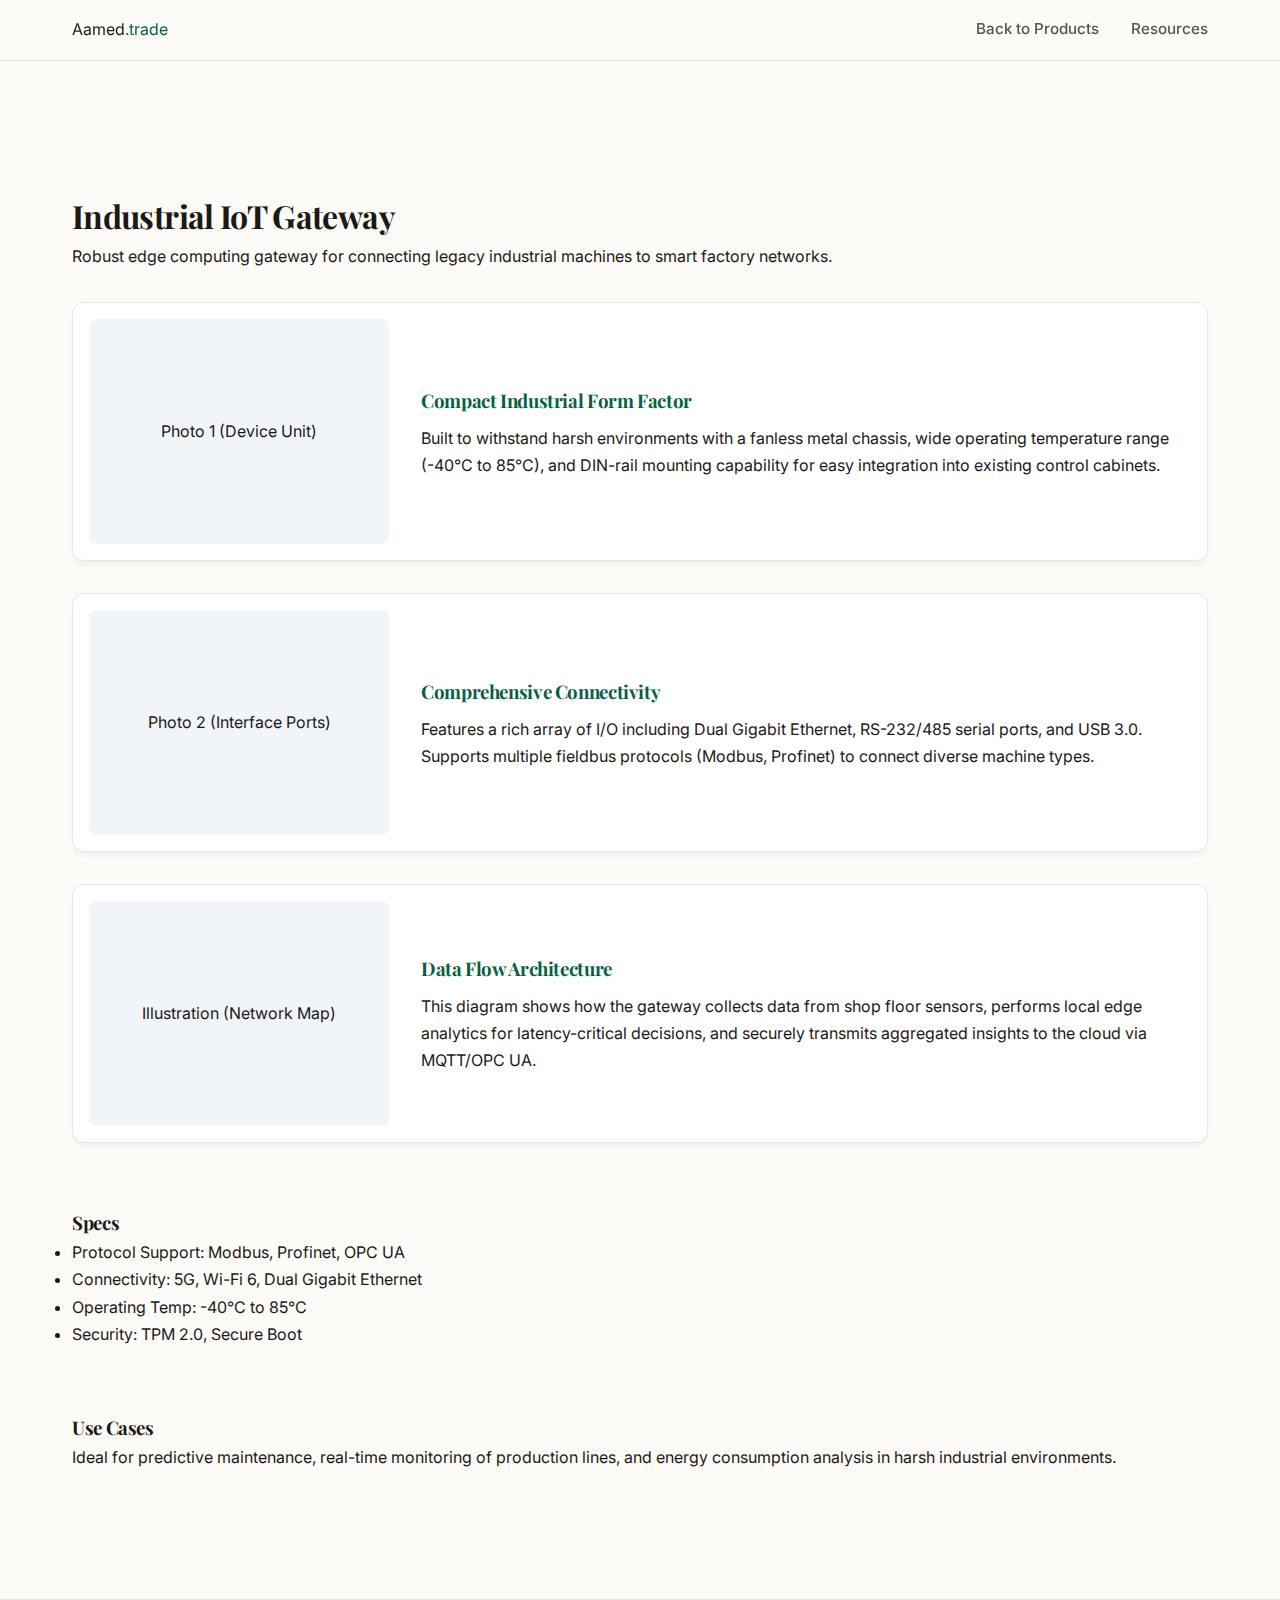
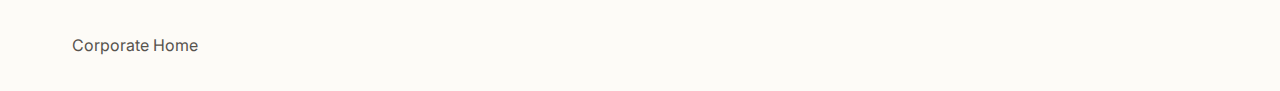
<file: trade/products/iot.html>
<!DOCTYPE html>
<html lang="en" data-theme="trade">

<head>
    <meta charset="UTF-8">
    <meta name="viewport" content="width=device-width, initial-scale=1.0">
    <title>Industrial IoT Gateway | Aamed Trade</title>
    <link href="https://fonts.googleapis.com/css2?family=Inter:wght@300;400;500;700&display=swap" rel="stylesheet">
    <link rel="stylesheet" href="../../shared/style.css">
    <link rel="stylesheet" href="../style.css">
    <style>
        .gallery-container {
            display: flex;
            flex-direction: column;
            gap: var(--spacing-md);
            margin-top: var(--spacing-md);
        }

        .gallery-row {
            display: flex;
            gap: var(--spacing-md);
            align-items: center;
            background-color: var(--color-bg-card);
            border: 1px solid var(--color-border);
            border-radius: 0.75rem;
            padding: var(--spacing-sm);
            box-shadow: 0 4px 6px -1px rgba(0, 0, 0, 0.05);
        }

        .gallery-image {
            flex: 0 0 300px;
            aspect-ratio: 4/3;
            background-color: #f1f5f9;
            border-radius: 0.5rem;
            display: flex;
            align-items: center;
            justify-content: center;
            overflow: hidden;
        }

        .gallery-text {
            flex: 1;
        }

        .gallery-text h3 {
            margin-bottom: 0.5rem;
            color: var(--color-accent-main);
        }

        @media (max-width: 768px) {
            .gallery-row {
                flex-direction: column;
            }

            .gallery-image {
                width: 100%;
                flex: auto;
            }
        }
    </style>
</head>

<body>
    <header class="header">
        <div class="container nav">
            <a href="https://aamed.tech" class="logo">Aamed<span
                    style="color: var(--color-accent-main)">.trade</span></a>
            <nav class="nav-links">
                <a href="../index.html#products">Back to Products</a>
                <a href="../index.html#resources">Resources</a>
            </nav>
        </div>
    </header>

    <main>
        <section class="section">
            <div class="container">
                <h1>Industrial IoT Gateway</h1>
                <p class="lead">Robust edge computing gateway for connecting legacy industrial machines to smart factory
                    networks.</p>

                <div class="gallery-container">
                    <!-- Item 1 -->
                    <div class="gallery-row">
                        <div class="gallery-image">
                            <span>Photo 1 (Device Unit)</span>
                        </div>
                        <div class="gallery-text">
                            <h3>Compact Industrial Form Factor</h3>
                            <p>Built to withstand harsh environments with a fanless metal chassis, wide operating
                                temperature range (-40°C to 85°C), and DIN-rail mounting capability for easy integration
                                into existing control cabinets.</p>
                        </div>
                    </div>
                    <!-- Item 2 -->
                    <div class="gallery-row">
                        <div class="gallery-image">
                            <span>Photo 2 (Interface Ports)</span>
                        </div>
                        <div class="gallery-text">
                            <h3>Comprehensive Connectivity</h3>
                            <p>Features a rich array of I/O including Dual Gigabit Ethernet, RS-232/485 serial ports,
                                and USB 3.0. Supports multiple fieldbus protocols (Modbus, Profinet) to connect diverse
                                machine types.</p>
                        </div>
                    </div>
                    <!-- Item 3 -->
                    <div class="gallery-row">
                        <div class="gallery-image">
                            <span>Illustration (Network Map)</span>
                        </div>
                        <div class="gallery-text">
                            <h3>Data Flow Architecture</h3>
                            <p>This diagram shows how the gateway collects data from shop floor sensors, performs local
                                edge analytics for latency-critical decisions, and securely transmits aggregated
                                insights to the cloud via MQTT/OPC UA.</p>
                        </div>
                    </div>
                </div>

                <div class="grid-2" style="margin-top: var(--spacing-lg); display: grid; gap: var(--spacing-lg);">
                    <div>
                        <h3>Specs</h3>
                        <ul>
                            <li>Protocol Support: Modbus, Profinet, OPC UA</li>
                            <li>Connectivity: 5G, Wi-Fi 6, Dual Gigabit Ethernet</li>
                            <li>Operating Temp: -40°C to 85°C</li>
                            <li>Security: TPM 2.0, Secure Boot</li>
                        </ul>
                    </div>
                    <div>
                        <h3>Use Cases</h3>
                        <p>Ideal for predictive maintenance, real-time monitoring of production lines, and energy
                            consumption analysis in harsh industrial environments.</p>
                    </div>
                </div>
            </div>
        </section>
    </main>

    <footer class="footer">
        <div class="container">
            <div class="footer-links">
                <a href="https://aamed.tech">Corporate Home</a>
            </div>
        </div>
    </footer>
</body>

</html>
</file>
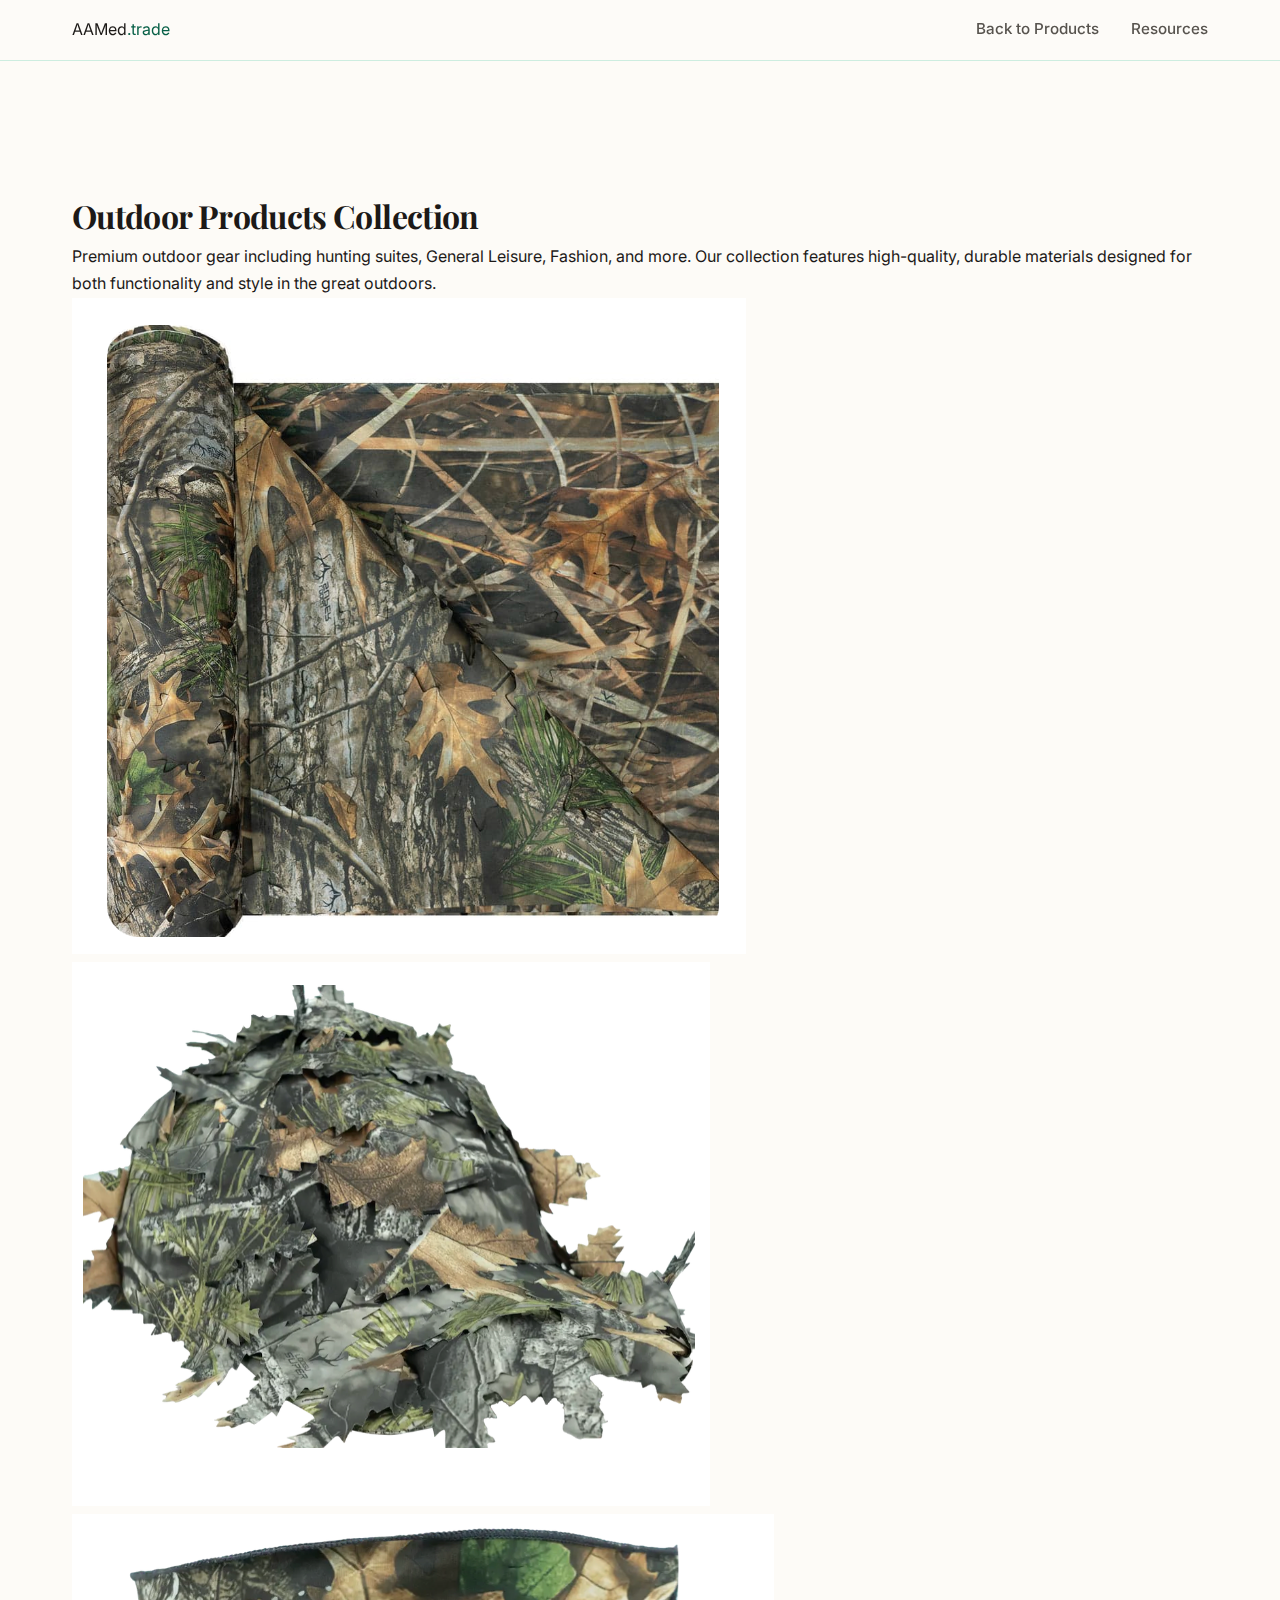
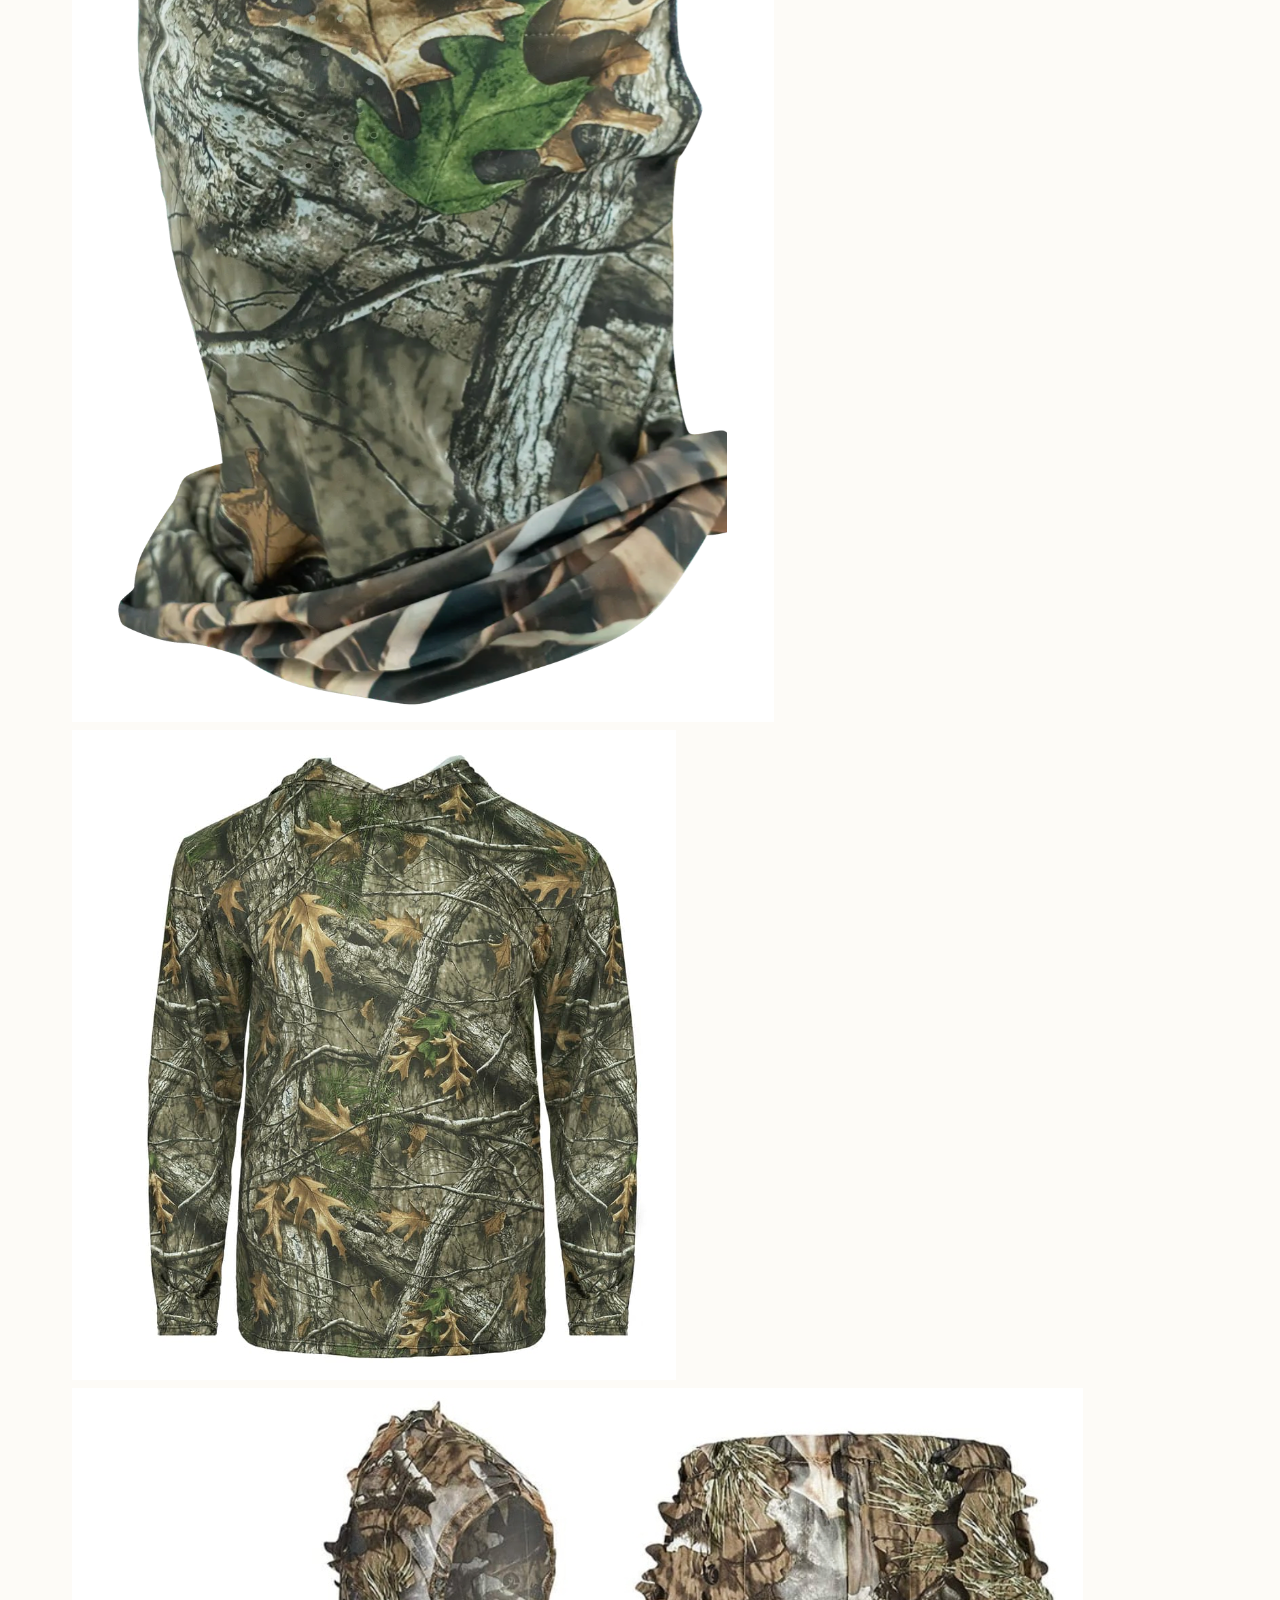
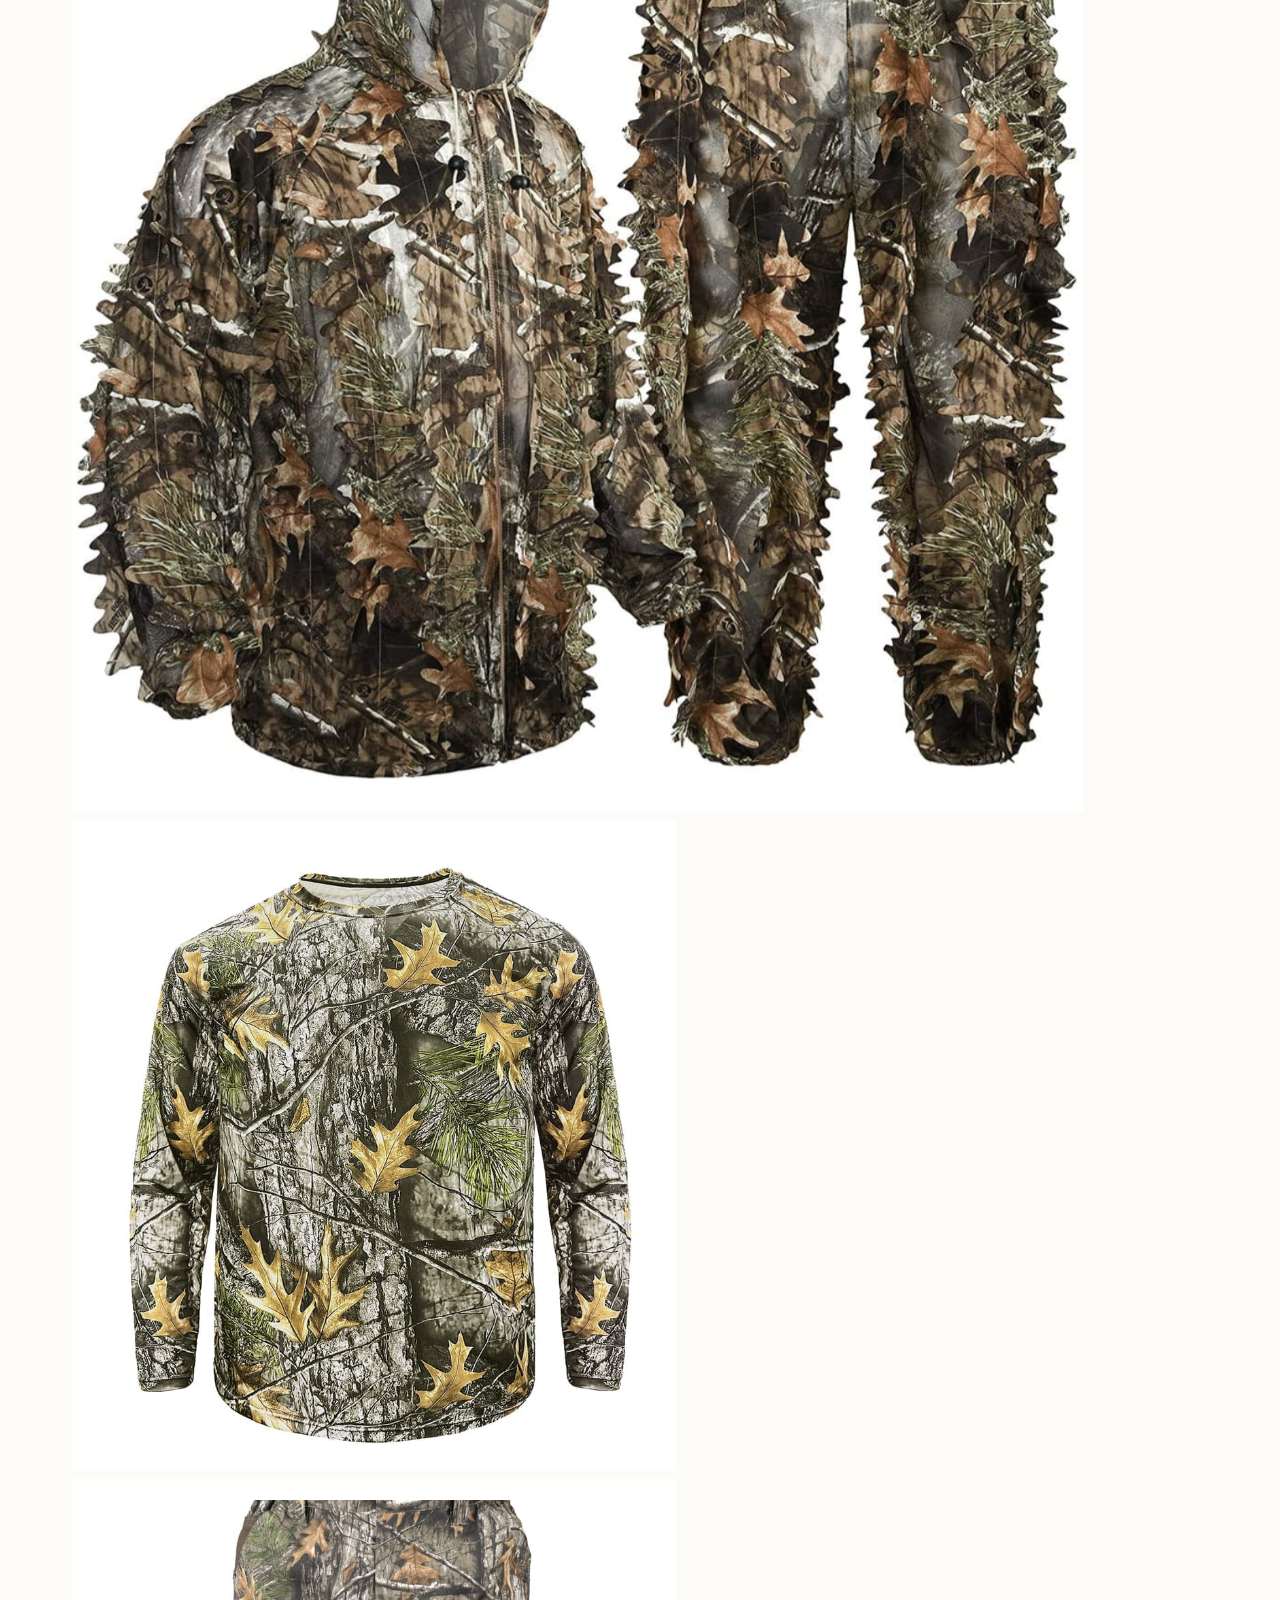
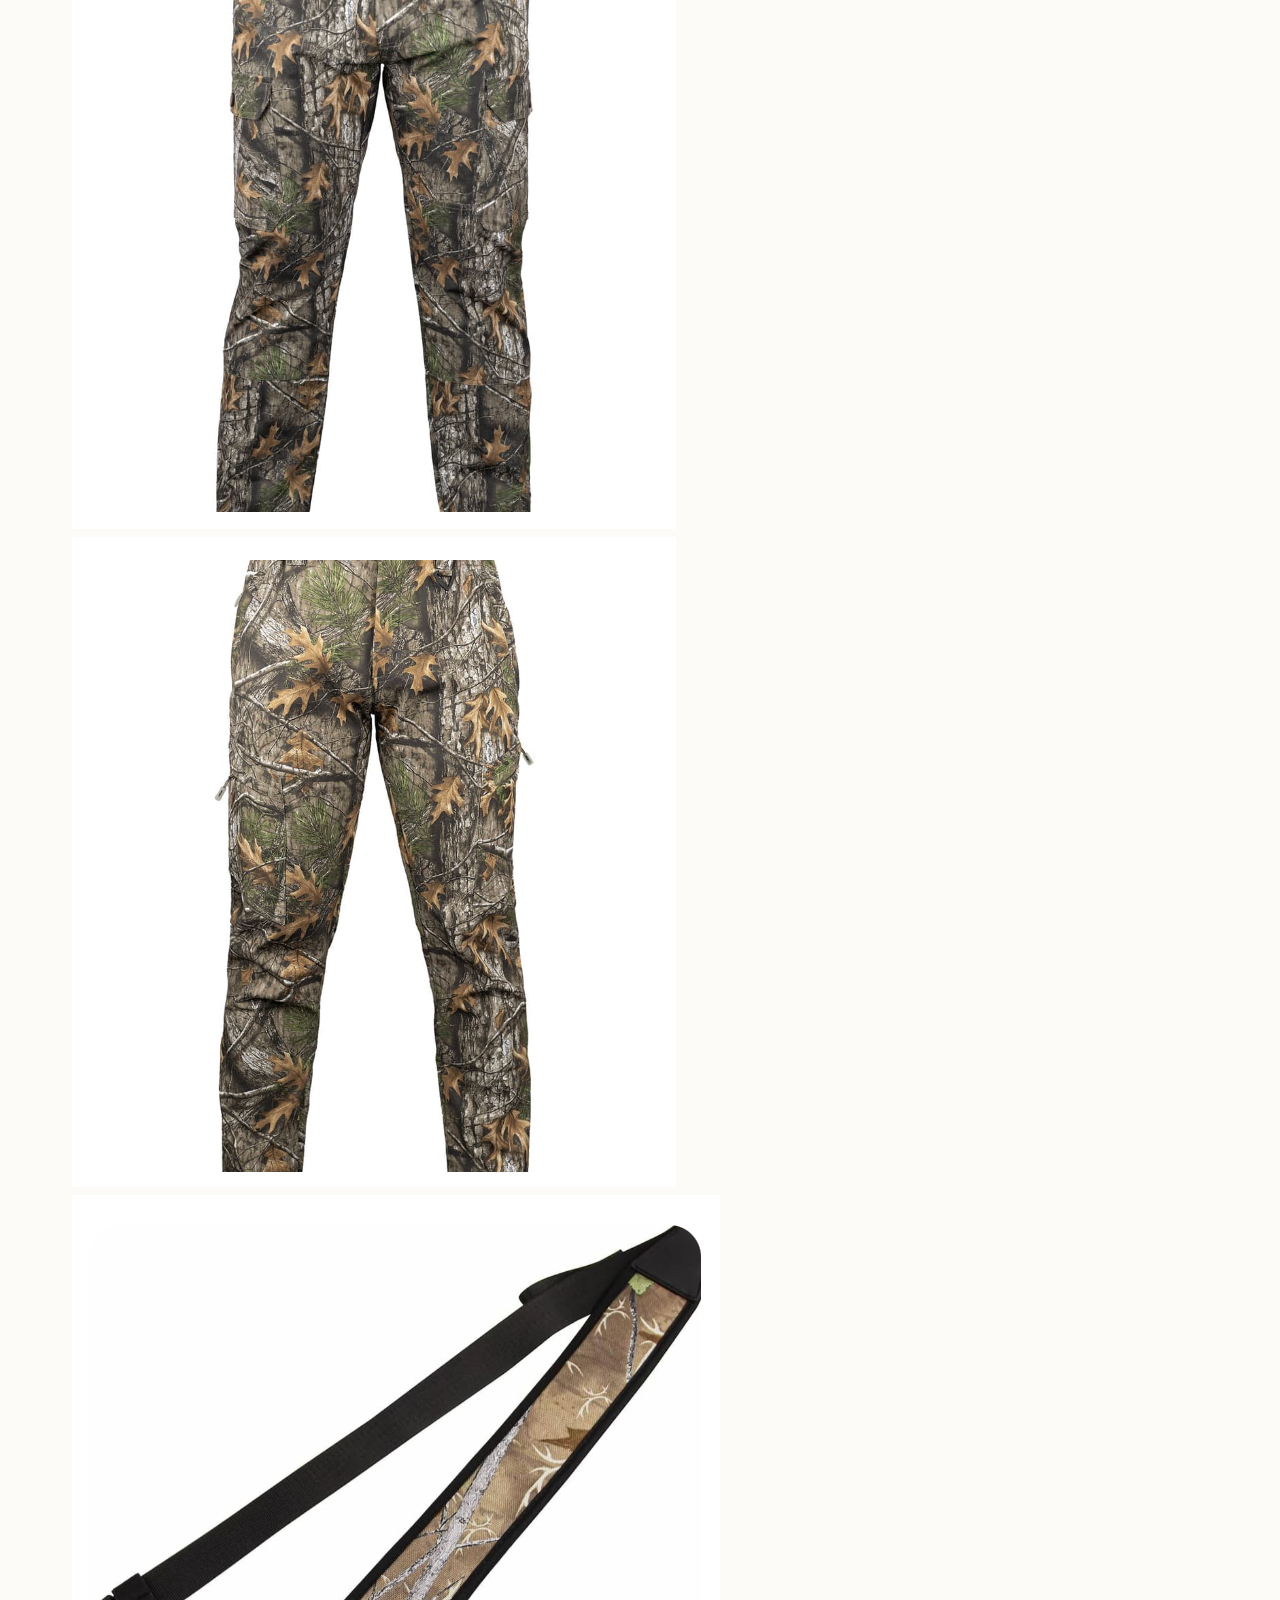
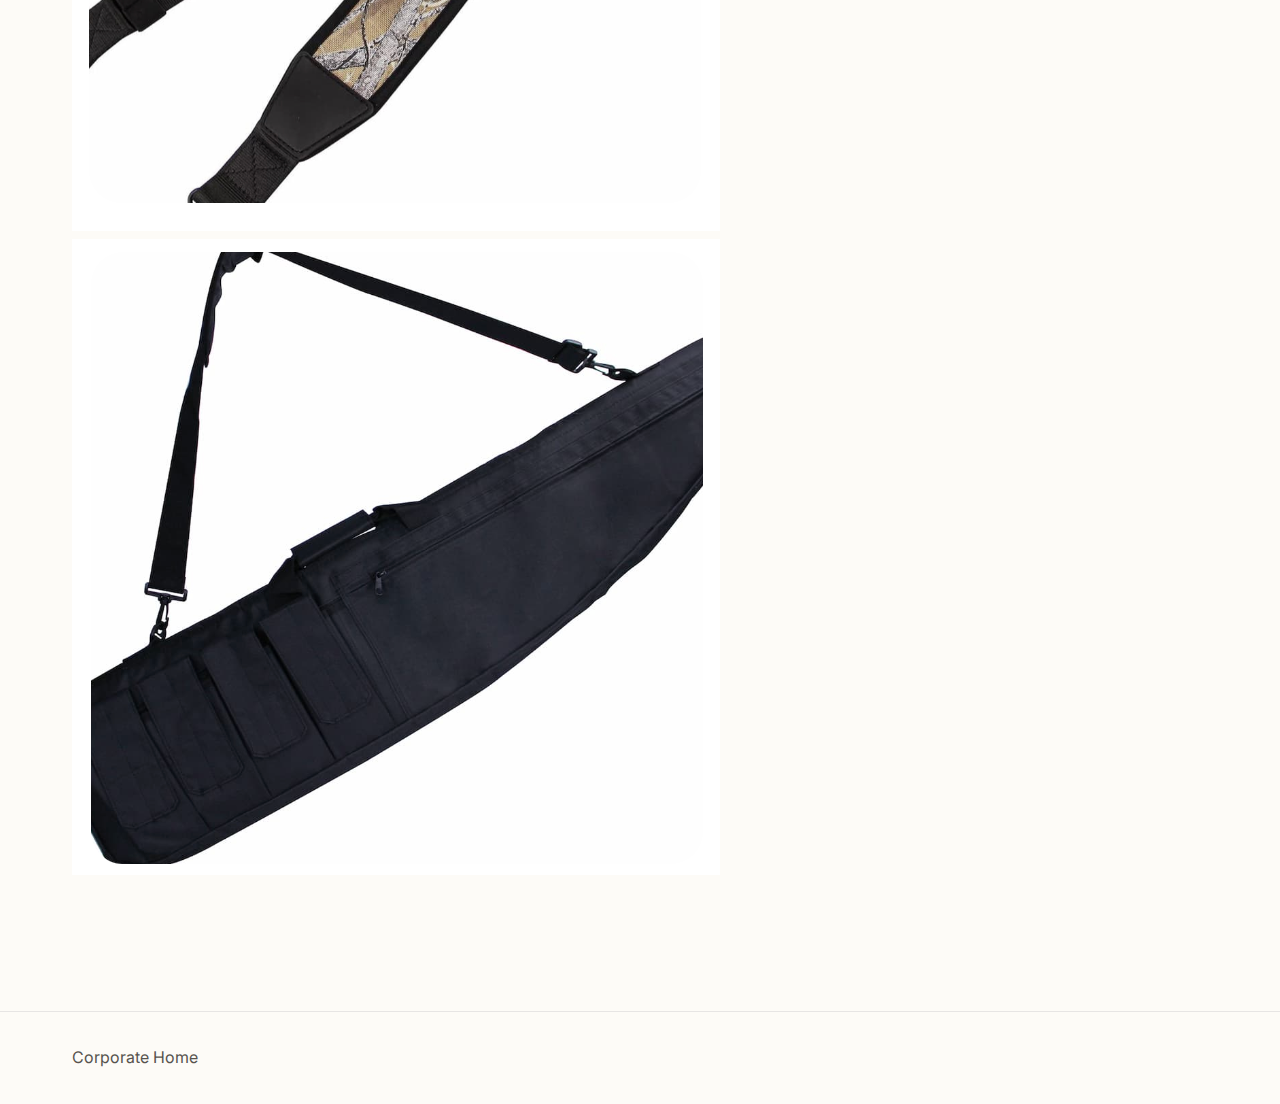
<file: trade/products/outdoor.html>
<!DOCTYPE html>
<html lang="en" data-theme="trade">

<head>
    <meta charset="UTF-8">
    <meta name="viewport" content="width=device-width, initial-scale=1.0">
    <title>Outdoor Products Collection | AAMed Trade</title>
    <link rel="stylesheet" href="../../shared/style.css">
    <link rel="stylesheet" href="../style.css">
</head>

<body>
    <header class="header">
        <div class="container nav">
            <a href="https://aamed.tech" class="logo">AAMed<span
                    style="color: var(--color-accent-main)">.trade</span></a>
            <nav class="nav-links">
                <a href="../index.html#products">Back to Products</a>
                <a href="../index.html#resources">Resources</a>
            </nav>
        </div>
    </header>

    <main>
        <section class="section">
            <div class="container">
                <h1>Outdoor Products Collection</h1>
                <p class="lead">Premium outdoor gear including hunting suites, General Leisure, Fashion, and more. Our
                    collection features high-quality, durable materials designed for both functionality and style in the
                    great outdoors.</p>

                <div class="product-gallery">
                    <div class="gallery-image-card">
                        <img src="../assets/images/outdoor_1.png" alt="Outdoor Product 1" loading="lazy">
                    </div>
                    <div class="gallery-image-card">
                        <img src="../assets/images/outdoor_2.png" alt="Outdoor Product 2" loading="lazy">
                    </div>
                    <div class="gallery-image-card">
                        <img src="../assets/images/outdoor_3.png" alt="Outdoor Product 3" loading="lazy">
                    </div>
                    <div class="gallery-image-card">
                        <img src="../assets/images/outdoor_4.png" alt="Outdoor Product 4" loading="lazy">
                    </div>
                    <div class="gallery-image-card">
                        <img src="../assets/images/outdoor_5.jpg" alt="Outdoor Product 5" loading="lazy">
                    </div>
                    <div class="gallery-image-card">
                        <img src="../assets/images/outdoor_6.png" alt="Outdoor Product 6" loading="lazy">
                    </div>
                    <div class="gallery-image-card">
                        <img src="../assets/images/outdoor_7.png" alt="Outdoor Product 7" loading="lazy">
                    </div>
                    <div class="gallery-image-card">
                        <img src="../assets/images/outdoor_8.png" alt="Outdoor Product 8" loading="lazy">
                    </div>
                    <div class="gallery-image-card">
                        <img src="../assets/images/outdoor_9.png" alt="Outdoor Product 9" loading="lazy">
                    </div>
                    <div class="gallery-image-card">
                        <img src="../assets/images/outdoor_10.png" alt="Outdoor Product 10" loading="lazy">
                    </div>
                </div>
            </div>
        </section>
    </main>

    <footer class="footer">
        <div class="container">
            <div class="footer-links">
                <a href="https://aamed.tech">Corporate Home</a>
            </div>
        </div>
    </footer>
</body>

</html>
</file>
<file: shared/style.css>
/* Fonts: Playfair Display for Headings (Deluxe feel), Inter for Body (Readability) */
@import url('https://fonts.googleapis.com/css2?family=Inter:wght@300;400;500&family=Playfair+Display:ital,wght@0,600;0,700;1,600&display=swap');

:root {
    /* Core Colors - Deluxe Light Palette */
    --color-bg-body: #fdfbf7;
    /* Warm Cream/Alabaster - More premium than pure white */
    --color-bg-card: #ffffff;
    /* Pure White */
    --color-text-main: #1c1917;
    /* Warm Black (Stone 900) */
    --color-text-muted: #57534e;
    /* Warm Grey (Stone 500) */
    --color-border: #e7e5e4;
    /* Soft Stone border */

    /* Premium Accents */
    --color-gold-main: #d4af37;
    /* Classic Metallic Gold */
    --color-gold-light: #f3e5ab;
    /* Champagne */
    --color-header-bg: rgba(253, 251, 247, 0.9);
    /* High opacity cream for glass effect */

    /* Typography */
    --font-heading: 'Playfair Display', serif;
    --font-sans: 'Inter', system-ui, -apple-system, sans-serif;

    /* Spacing & Layout */
    --spacing-xs: 0.5rem;
    --spacing-sm: 1rem;
    --spacing-md: 2rem;
    --spacing-lg: 4rem;
    --spacing-xl: 8rem;

    /* Transitions */
    --transition-fast: 0.2s cubic-bezier(0.4, 0, 0.2, 1);
    --transition-medium: 0.4s cubic-bezier(0.4, 0, 0.2, 1);
}

/* Brand Colors - Sophisticated Deep Tones */
:root {
    --color-accent-main: #1e3a8a;
    /* Deep Royal Blue (Main) */
    --color-accent-glow: rgba(30, 58, 138, 0.15);
}

/* Deu Theme - Elegant Burgundy */
[data-theme="deu"] {
    --color-accent-main: #991b1b;
    /* Deep Burgundy Red */
    --color-accent-secondary: #b45309;
    /* Deep Gold/Ochre */
    --color-accent-glow: rgba(153, 27, 27, 0.15);
}

/* Trade Theme - Deep Emerald */
[data-theme="trade"] {
    --color-accent-main: #065f46;
    /* Deep Emerald Green */
    --color-accent-glow: rgba(6, 95, 70, 0.15);
}

* {
    box-sizing: border-box;
    margin: 0;
    padding: 0;
}

body {
    background-color: var(--color-bg-body);
    color: var(--color-text-main);
    font-family: var(--font-sans);
    line-height: 1.7;
    /* Increased for airy, premium feel */
    -webkit-font-smoothing: antialiased;
}

h1,
h2,
h3,
h4,
h5,
h6 {
    font-family: var(--font-heading);
    color: var(--color-text-main);
    letter-spacing: -0.02em;
}

a {
    color: inherit;
    text-decoration: none;
    transition: all var(--transition-fast);
}

a:hover {
    color: var(--color-accent-main);
}

/* Utilities */
.container {
    max-width: 1200px;
    margin: 0 auto;
    padding: 0 var(--spacing-md);
    /* Wider gutters */
}

.section {
    padding: var(--spacing-xl) 0;
}

/* Premium Buttons */
.btn {
    display: inline-block;
    padding: 0.875rem 2rem;
    background-color: var(--color-accent-main);
    color: white;
    border-radius: 2px;
    /* Sharper corners for luxury feel */
    font-weight: 500;
    font-family: var(--font-sans);
    letter-spacing: 0.05em;
    text-transform: uppercase;
    font-size: 0.85rem;
    transition: all var(--transition-medium);
    border: 1px solid var(--color-accent-main);
    cursor: pointer;
    box-shadow: 0 4px 6px -1px var(--color-accent-glow);
}

.btn:hover {
    background-color: transparent;
    color: var(--color-accent-main);
    transform: translateY(-2px);
    box-shadow: 0 10px 15px -3px var(--color-accent-glow);
}

.btn-outline {
    background-color: transparent;
    color: var(--color-text-main);
    border: 1px solid var(--color-border);
}

.btn-outline:hover {
    border-color: var(--color-accent-main);
    color: var(--color-accent-main);
}

/* Deluxe Cards */
.card {
    background-color: var(--color-bg-card);
    border: 1px solid var(--color-border);
    border-radius: 4px;
    /* Minimal radius */
    padding: var(--spacing-md);
    transition: all var(--transition-medium);
    box-shadow: 0 1px 3px rgba(0, 0, 0, 0.05);
    /* Very subtle base shadow */
    position: relative;
    overflow: hidden;
}

/* Add a gold top border on hover for that "deluxe" touch */
.card::after {
    content: '';
    position: absolute;
    top: 0;
    left: 0;
    width: 100%;
    height: 3px;
    background: linear-gradient(90deg, var(--color-gold-light), var(--color-gold-main));
    transform: scaleX(0);
    transform-origin: left;
    transition: transform var(--transition-medium);
}

.card:hover {
    transform: translateY(-5px);
    box-shadow: 0 20px 25px -5px rgba(0, 0, 0, 0.05);
    border-color: transparent;
}

.card:hover::after {
    transform: scaleX(1);
}

/* Header/Nav - Glassmorphism */
.header {
    padding: var(--spacing-sm) 0;
    border-bottom: 1px solid rgba(226, 232, 240, 0.6);
    backdrop-filter: blur(12px);
    -webkit-backdrop-filter: blur(12px);
    position: sticky;
    top: 0;
    z-index: 1000;
    background-color: var(--color-header-bg);
    transition: all var(--transition-medium);
}

.nav {
    display: flex;
    justify-content: space-between;
    align-items: center;
    position: relative;
}

.header-logo {
    height: 1.75rem;
    width: auto;
    object-fit: contain;
}

.page-title {
    font-family: var(--font-sans);
    font-weight: 500;
    font-size: 0.95rem;
    letter-spacing: -0.03em;
    color: var(--color-text-main);
    position: absolute;
    left: 50%;
    transform: translateX(-50%);
}

.nav-links {
    display: flex;
    gap: var(--spacing-md);
}

.nav-links a {
    font-size: 0.95rem;
    font-weight: 500;
    color: var(--color-text-muted);
    position: relative;
    padding-bottom: 2px;
}

.nav-links a:hover {
    color: var(--color-accent-main);
}

/* Underline effect for nav links */
.nav-links a::before {
    content: '';
    position: absolute;
    bottom: 0;
    left: 0;
    width: 0;
    height: 1px;
    background-color: var(--color-gold-main);
    transition: width var(--transition-medium);
}

.nav-links a:hover::before {
    width: 100%;
}

/* Special styling for subdomain link to make it distinct but elegant */
.nav-subdomain {
    padding: 0.25rem 0.75rem;
    background-color: rgba(0, 0, 0, 0.03);
    border-radius: 99px;
    font-size: 0.85rem !important;
}

/* Mobile Menu Toggle Button */
.mobile-menu-toggle {
    display: none;
    flex-direction: column;
    gap: 4px;
    background: none;
    border: none;
    cursor: pointer;
    padding: 8px;
    z-index: 1001;
}

.mobile-menu-toggle span {
    display: block;
    width: 24px;
    height: 2px;
    background-color: var(--color-text-main);
    transition: all 0.3s ease;
}

.mobile-menu-toggle.active span:nth-child(1) {
    transform: rotate(45deg) translate(5px, 5px);
}

.mobile-menu-toggle.active span:nth-child(2) {
    opacity: 0;
}

.mobile-menu-toggle.active span:nth-child(3) {
    transform: rotate(-45deg) translate(7px, -6px);
}

@media (max-width: 768px) {

    /* Show mobile menu toggle */
    .mobile-menu-toggle {
        display: flex;
    }

    /* Hide logo on mobile to prevent overlap */
    .header-logo {
        display: none;
    }

    /* Remove absolute positioning for page title on mobile */
    .page-title {
        position: static;
        transform: none;
        left: auto;
    }

    /* Adjust nav layout for mobile */
    .nav {
        justify-content: space-between;
    }

    .nav-links {
        display: flex;
        flex-direction: column;
        position: fixed;
        top: 60px;
        right: -100%;
        width: 250px;
        background: var(--color-bg-card);
        box-shadow: -2px 0 10px rgba(0, 0, 0, 0.1);
        padding: var(--spacing-md);
        gap: var(--spacing-sm);
        transition: right 0.3s ease;
        z-index: 1000;
        height: calc(100vh - 60px);
    }

    .nav-links.active {
        right: 0;
    }

    .nav-links a {
        padding: var(--spacing-sm);
        border-bottom: 1px solid var(--color-border);
    }

    .nav-subdomain {
        background-color: var(--color-accent-glow);
        border-radius: 4px;
    }
}
</file>
<file: deu/style.css>
/* Deu Subdomain Specific Styles */

/* Header Override for specific sub-branding */
.header {
    border-bottom-color: rgba(239, 68, 68, 0.2);
    /* Red tint border */
}



.gradient-text {
    background: linear-gradient(135deg, #f87171 0%, #ef4444 100%);
    /* Red gradient */
    -webkit-background-clip: text;
    -webkit-text-fill-color: transparent;
    background-clip: text;
}

.hero-content {
    text-align: center;
    max-width: 800px;
    margin: 0 auto;
}

.hero h1 {
    font-size: clamp(2.5rem, 5vw, 4rem);
    font-weight: 800;
    line-height: 1.1;
    margin-bottom: var(--spacing-sm);
}

.hero-subtitle {
    font-size: 1.25rem;
    color: var(--color-text-muted);
    margin-bottom: var(--spacing-md);
}

.hero-actions {
    display: flex;
    gap: var(--spacing-sm);
    justify-content: center;
}

.btn-outline {
    background: transparent;
    border: 1px solid var(--color-border);
    color: var(--color-text-main);
}

.btn-outline:hover {
    border-color: var(--color-text-main);
}

/* Exhibition Cards specific */
.exhibition-grid {
    display: grid;
    grid-template-columns: repeat(auto-fit, minmax(300px, 1fr));
    gap: var(--spacing-md);
}

.exhibition-card {
    display: flex;
    gap: var(--spacing-sm);
    align-items: flex-start;
}

.date-badge {
    display: flex;
    flex-direction: column;
    align-items: center;
    justify-content: center;
    background: var(--color-bg-body);
    border: 1px solid var(--color-border);
    border-radius: 0.5rem;
    padding: 0.5rem;
    min-width: 60px;
}

.date-badge .month {
    font-size: 0.75rem;
    color: var(--color-accent-main);
    font-weight: 700;
    text-transform: uppercase;
}

.date-badge .day {
    font-size: 1.5rem;
    font-weight: 700;
    line-height: 1;
}

.exhibition-details h3 {
    margin-bottom: 0.25rem;
}

.exhibition-details .location {
    font-size: 0.875rem;
    color: var(--color-text-muted);
    margin-bottom: 0.5rem;
    display: flex;
    align-items: center;
    gap: 0.25rem;
}

.exhibition-details .desc {
    font-size: 0.9rem;
    margin-bottom: 0.5rem;
    line-height: 1.5;
}

.text-link {
    color: var(--color-accent-main);
    font-size: 0.875rem;
    font-weight: 500;
}

/* Process Steps */
.process-steps {
    display: flex;
    justify-content: space-between;
    align-items: flex-start;
    gap: var(--spacing-md);
    margin-top: var(--spacing-md);
}

.step {
    flex: 1;
    text-align: center;
    position: relative;
    z-index: 2;
}

.step-number {
    width: 60px;
    height: 60px;
    background: var(--color-bg-card);
    border: 2px solid var(--color-accent-main);
    color: var(--color-accent-main);
    border-radius: 50%;
    display: flex;
    align-items: center;
    justify-content: center;
    font-size: 1.5rem;
    font-weight: 700;
    margin: 0 auto var(--spacing-sm);
}

.step-line {
    flex: 1;
    height: 2px;
    background: var(--color-border);
    margin-top: 30px;
    /* Align with center of circle */
}

/* Contact Banner */
.contact-banner {
    text-align: center;
    background: linear-gradient(180deg, rgba(30, 41, 59, 0) 0%, rgba(30, 41, 59, 1) 100%);
}

.contact-banner h2 {
    margin-bottom: var(--spacing-xs);
}

.contact-banner p {
    color: var(--color-text-muted);
    margin-bottom: var(--spacing-md);
}

.footer {
    border-top: 1px solid var(--color-border);
    padding: var(--spacing-md) 0;
    margin-top: var(--spacing-xl);
    text-align: center;
    color: var(--color-text-muted);
}

.footer .container {
    display: flex;
    justify-content: space-between;
    align-items: center;
}

.footer-links {
    display: flex;
    gap: var(--spacing-md);
}

/* Responsive */
@media (max-width: 768px) {
    .process-steps {
        flex-direction: column;
        gap: var(--spacing-lg);
    }

    .step-line {
        display: none;
    }

    .footer .container {
        flex-direction: column;
        gap: var(--spacing-sm);
    }
}
</file>
<file: main/style.css>
/* Main Domain Specific Styles */

/* Import is handled via link tag in HTML for better caching strategy on simple static sites, 
   but conceptually this extends shared/style.css */

.hero {
    position: relative;
    padding: var(--spacing-xl) 0;
    text-align: center;
    overflow: hidden;
}

.hero-content h1 {
    font-size: clamp(2.5rem, 5vw, 4rem);
    line-height: 1.1;
    margin-bottom: var(--spacing-sm);
    font-weight: 800;
}

.gradient-text {
    background: linear-gradient(135deg, #60a5fa 0%, #3b82f6 100%);
    -webkit-background-clip: text;
    -webkit-text-fill-color: transparent;
    background-clip: text;
}

.hero-subtitle {
    font-size: 1.25rem;
    color: var(--color-text-muted);
    max-width: 600px;
    margin: 0 auto var(--spacing-md);
}

.hero-actions {
    display: flex;
    gap: var(--spacing-sm);
    justify-content: center;
}

.btn-outline {
    background: transparent;
    border: 1px solid var(--color-border);
    color: var(--color-text-main);
}

.btn-outline:hover {
    border-color: var(--color-text-main);
    background: rgba(255, 255, 255, 0.05);
}

/* Background Glow Effect */
.hero-bg-glow {
    position: absolute;
    top: 50%;
    left: 50%;
    transform: translate(-50%, -50%);
    width: 600px;
    height: 600px;
    background: radial-gradient(circle, rgba(59, 130, 246, 0.15) 0%, rgba(15, 23, 42, 0) 70%);
    z-index: -1;
    pointer-events: none;
}

/* Grid Layouts */
.grid-3 {
    display: grid;
    grid-template-columns: repeat(auto-fit, minmax(300px, 1fr));
    gap: var(--spacing-md);
    margin-top: var(--spacing-md);
}

.section-header {
    text-align: center;
    margin-bottom: var(--spacing-lg);
}

.section-header h2 {
    font-size: 2.5rem;
    margin-bottom: var(--spacing-ps);
}

.section-header p {
    color: var(--color-text-muted);
}

/* Contact Section */
.contact-grid {
    display: grid;
    grid-template-columns: 1fr 1fr;
    gap: var(--spacing-lg);
    background: var(--color-bg-card);
    padding: var(--spacing-lg);
    border-radius: 1rem;
    border: 1px solid var(--color-border);
}

.contact-form {
    display: flex;
    flex-direction: column;
    gap: var(--spacing-sm);
}

.contact-form input,
.contact-form textarea {
    width: 100%;
    padding: 0.75rem;
    background: var(--color-bg-body);
    border: 1px solid var(--color-border);
    border-radius: 0.375rem;
    color: var(--color-text-main);
    font-family: inherit;
}

.contact-form input:focus,
.contact-form textarea:focus {
    outline: none;
    border-color: var(--color-accent-main);
    box-shadow: 0 0 0 2px var(--color-accent-glow);
}

/* Footer */
.footer {
    padding: var(--spacing-md) 0;
    border-top: 1px solid var(--color-border);
    margin-top: var(--spacing-xl);
    text-align: center;
    color: var(--color-text-muted);
}

.footer .container {
    display: flex;
    justify-content: space-between;
    align-items: center;
}

.footer-links {
    display: flex;
    gap: var(--spacing-md);
}

/* Responsive adjustments */
@media (max-width: 768px) {
    .contact-grid {
        grid-template-columns: 1fr;
    }

    .footer .container {
        flex-direction: column;
        gap: var(--spacing-sm);
    }
}
</file>
<file: trade/style.css>
/* Trade Subdomain Specific Styles */

/* Header Override */
.header {
    border-bottom-color: rgba(16, 185, 129, 0.2);

    /* Green tint border */
}

/* Hero Section Background */
.hero {
    position: relative;
    background-image: linear-gradient(rgba(255, 255, 255, 0.9), rgba(255, 255, 255, 0.7)), url('assets/images/hero_bg.jpg');
    background-size: cover;
    background-position: center;
    background-repeat: no-repeat;
    overflow: hidden;
}



.gradient-text {
    background: linear-gradient(135deg, #34d399 0%, #10b981 100%);
    /* Green gradient */
    -webkit-background-clip: text;
    -webkit-text-fill-color: transparent;
    background-clip: text;
}

.hero-content {
    text-align: center;
    max-width: 800px;
    margin: 0 auto;
}

.hero h1 {
    font-size: clamp(2.5rem, 5vw, 4rem);
    font-weight: 800;
    line-height: 1.1;
    margin-bottom: var(--spacing-sm);
}

.hero-subtitle {
    font-size: 1.25rem;
    color: var(--color-text-muted);
    margin-bottom: var(--spacing-md);
}

.hero-actions {
    display: flex;
    gap: var(--spacing-sm);
    justify-content: center;
}

.btn-outline {
    background: transparent;
    border: 1px solid var(--color-border);
    color: var(--color-text-main);
}

.btn-outline:hover {
    border-color: var(--color-text-main);
    color: var(--color-text-main);
}

/* Filter Bar */
.filter-bar {
    display: flex;
    justify-content: center;
    gap: var(--spacing-sm);
    margin-bottom: var(--spacing-md);
    flex-wrap: wrap;
}

.filter-btn {
    background: transparent;
    border: 1px solid var(--color-border);
    padding: 0.5rem 1rem;
    border-radius: 2rem;
    color: var(--color-text-muted);
    cursor: pointer;
    transition: all var(--transition-fast);
}

.filter-btn:hover,
.filter-btn.active {
    background: var(--color-accent-main);
    color: white;
    border-color: var(--color-accent-main);
}

/* Product Grid */
.product-grid {
    display: grid;
    grid-template-columns: repeat(auto-fill, minmax(280px, 1fr));
    gap: var(--spacing-md);
}

.product-card {
    padding: 0;
    overflow: hidden;
    display: flex;
    flex-direction: column;
}

.product-image {
    height: 200px;
    background: #0f172a;
    display: flex;
    align-items: center;
    justify-content: center;
    color: var(--color-text-muted);
    border-bottom: 1px solid var(--color-border);
}

.product-info {
    padding: var(--spacing-md);
    flex: 1;
    display: flex;
    flex-direction: column;
}

.category {
    font-size: 0.75rem;
    color: var(--color-accent-main);
    text-transform: uppercase;
    font-weight: 700;
    margin-bottom: 0.5rem;
}

.product-info h3 {
    margin-bottom: 0.5rem;
    font-size: 1.25rem;
}

.product-info p {
    color: var(--color-text-muted);
    font-size: 0.9rem;
    margin-bottom: 1rem;
    flex: 1;
}

.details-link {
    color: var(--color-text-main);
    font-weight: 500;
    font-size: 0.9rem;
    margin-top: auto;
}

.details-link:hover {
    color: var(--color-accent-main);
}

/* Resources */
.grid-3 {
    display: grid;
    grid-template-columns: repeat(auto-fit, minmax(300px, 1fr));
    gap: var(--spacing-md);
}

.resource-card {
    display: flex;
    flex-direction: column;
}

.resource-card p {
    color: var(--color-text-muted);
    margin-bottom: 1rem;
    flex: 1;
}

.link-btn {
    color: var(--color-accent-main);
    text-decoration: underline;
    text-underline-offset: 4px;
}

/* Matching Section */
.matching-section {
    padding: var(--spacing-xl) 0;
    background: linear-gradient(to right, #064e3b 0%, #065f46 100%);
    /* Lush green bg */
    border-radius: 0;
    margin-top: var(--spacing-xl);
}

.matching-container {
    display: flex;
    justify-content: center;
}

.matching-content {
    background: rgba(255, 255, 255, 0.1);
    backdrop-filter: blur(10px);
    padding: var(--spacing-lg);
    border-radius: 1rem;
    max-width: 600px;
    width: 100%;
    border: 1px solid rgba(255, 255, 255, 0.1);
}

.matching-content h2 {
    margin-bottom: var(--spacing-xs);
}

.matching-content p {
    color: rgba(255, 255, 255, 0.8);
    margin-bottom: var(--spacing-md);
}

.matching-form {
    display: flex;
    flex-direction: column;
    gap: var(--spacing-sm);
}

.form-group {
    display: flex;
    flex-direction: column;
    gap: 0.25rem;
}

.form-group label {
    font-size: 0.875rem;
    font-weight: 500;
}

.form-group select,
.form-group input {
    padding: 0.75rem;
    border-radius: 0.375rem;
    border: none;
    background: rgba(0, 0, 0, 0.2);
    color: white;
    font-family: inherit;
}

.form-group select:focus,
.form-group input:focus {
    outline: 2px solid var(--color-accent-main);
    background: rgba(0, 0, 0, 0.4);
}

.footer {
    border-top: 1px solid var(--color-border);
    padding: var(--spacing-md) 0;
    text-align: center;
    color: var(--color-text-muted);
    background: var(--color-bg-body);
}

.footer .container {
    display: flex;
    justify-content: space-between;
    align-items: center;
}

.footer-links {
    display: flex;
    gap: var(--spacing-md);
}

/* Responsive */
@media (max-width: 768px) {
    .matching-content {
        padding: var(--spacing-md);
    }

    .footer .container {
        flex-direction: column;
        gap: var(--spacing-sm);
    }
}
</file>
